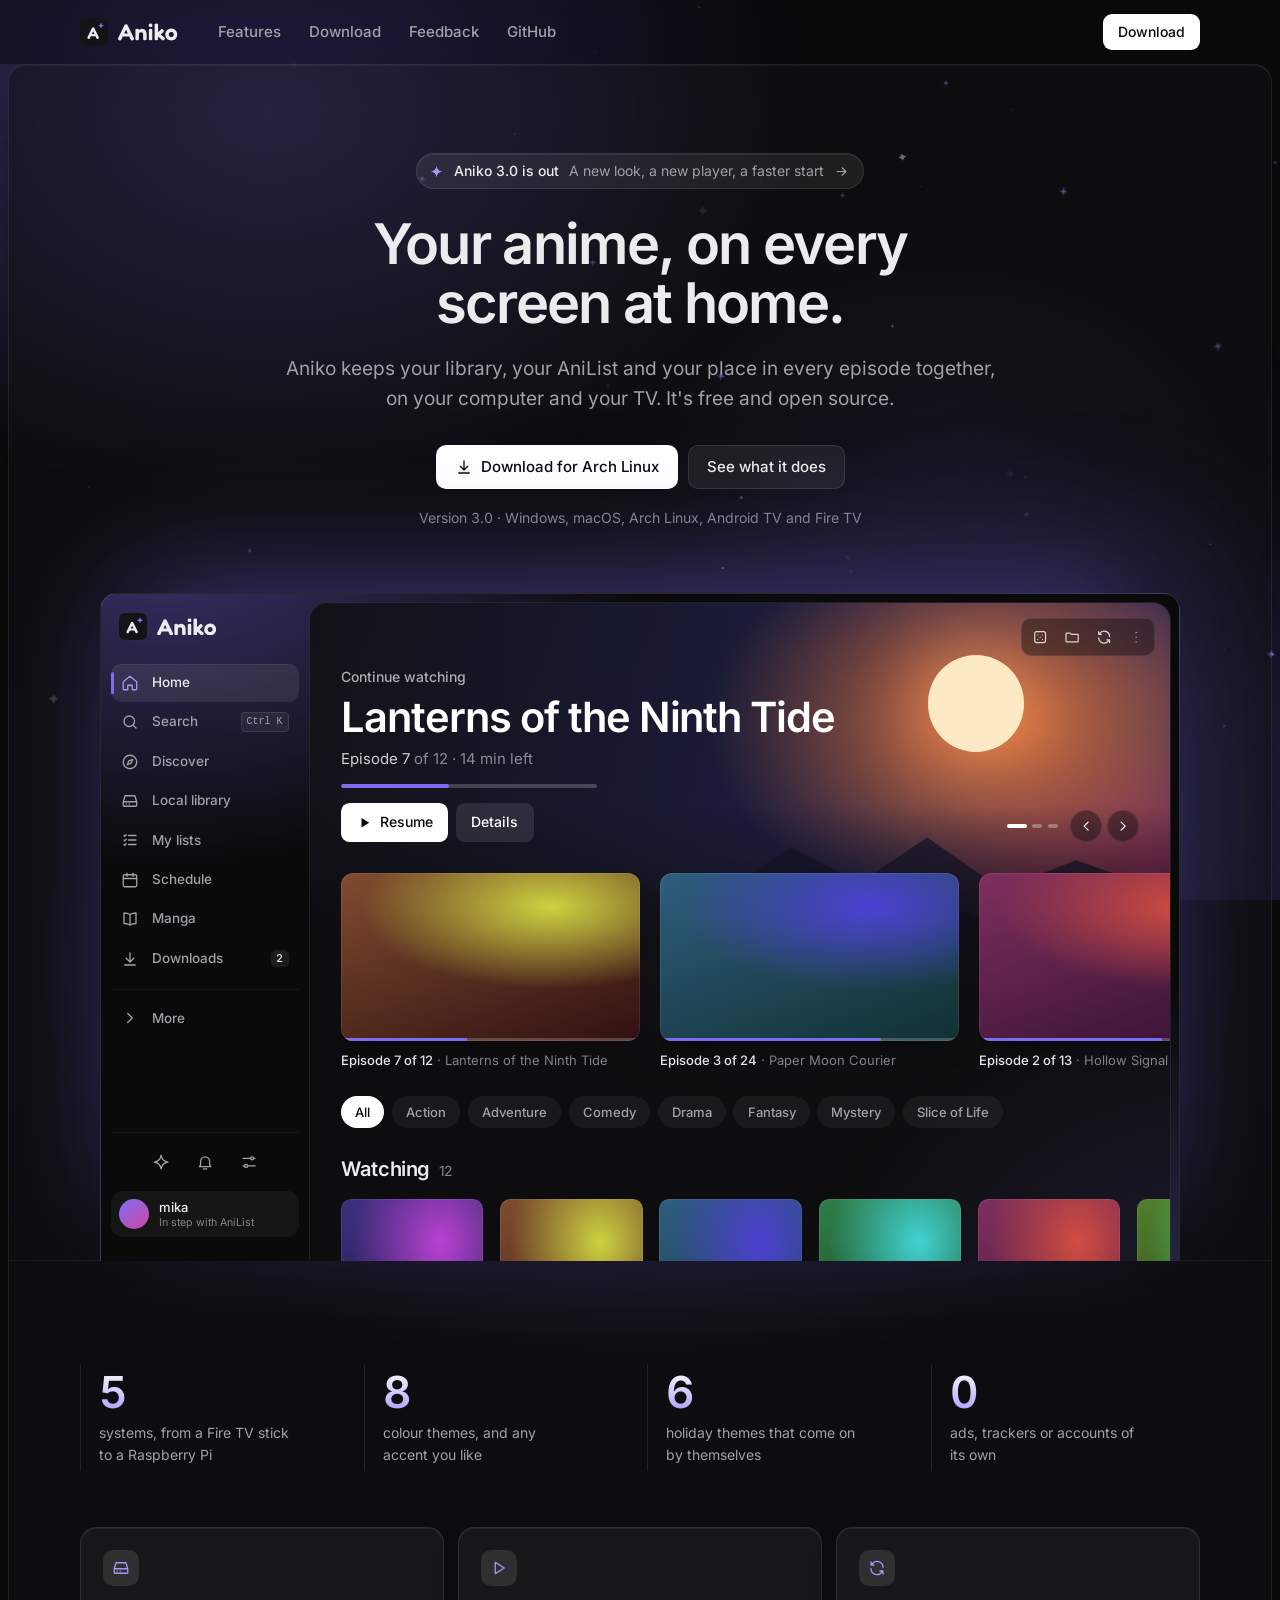
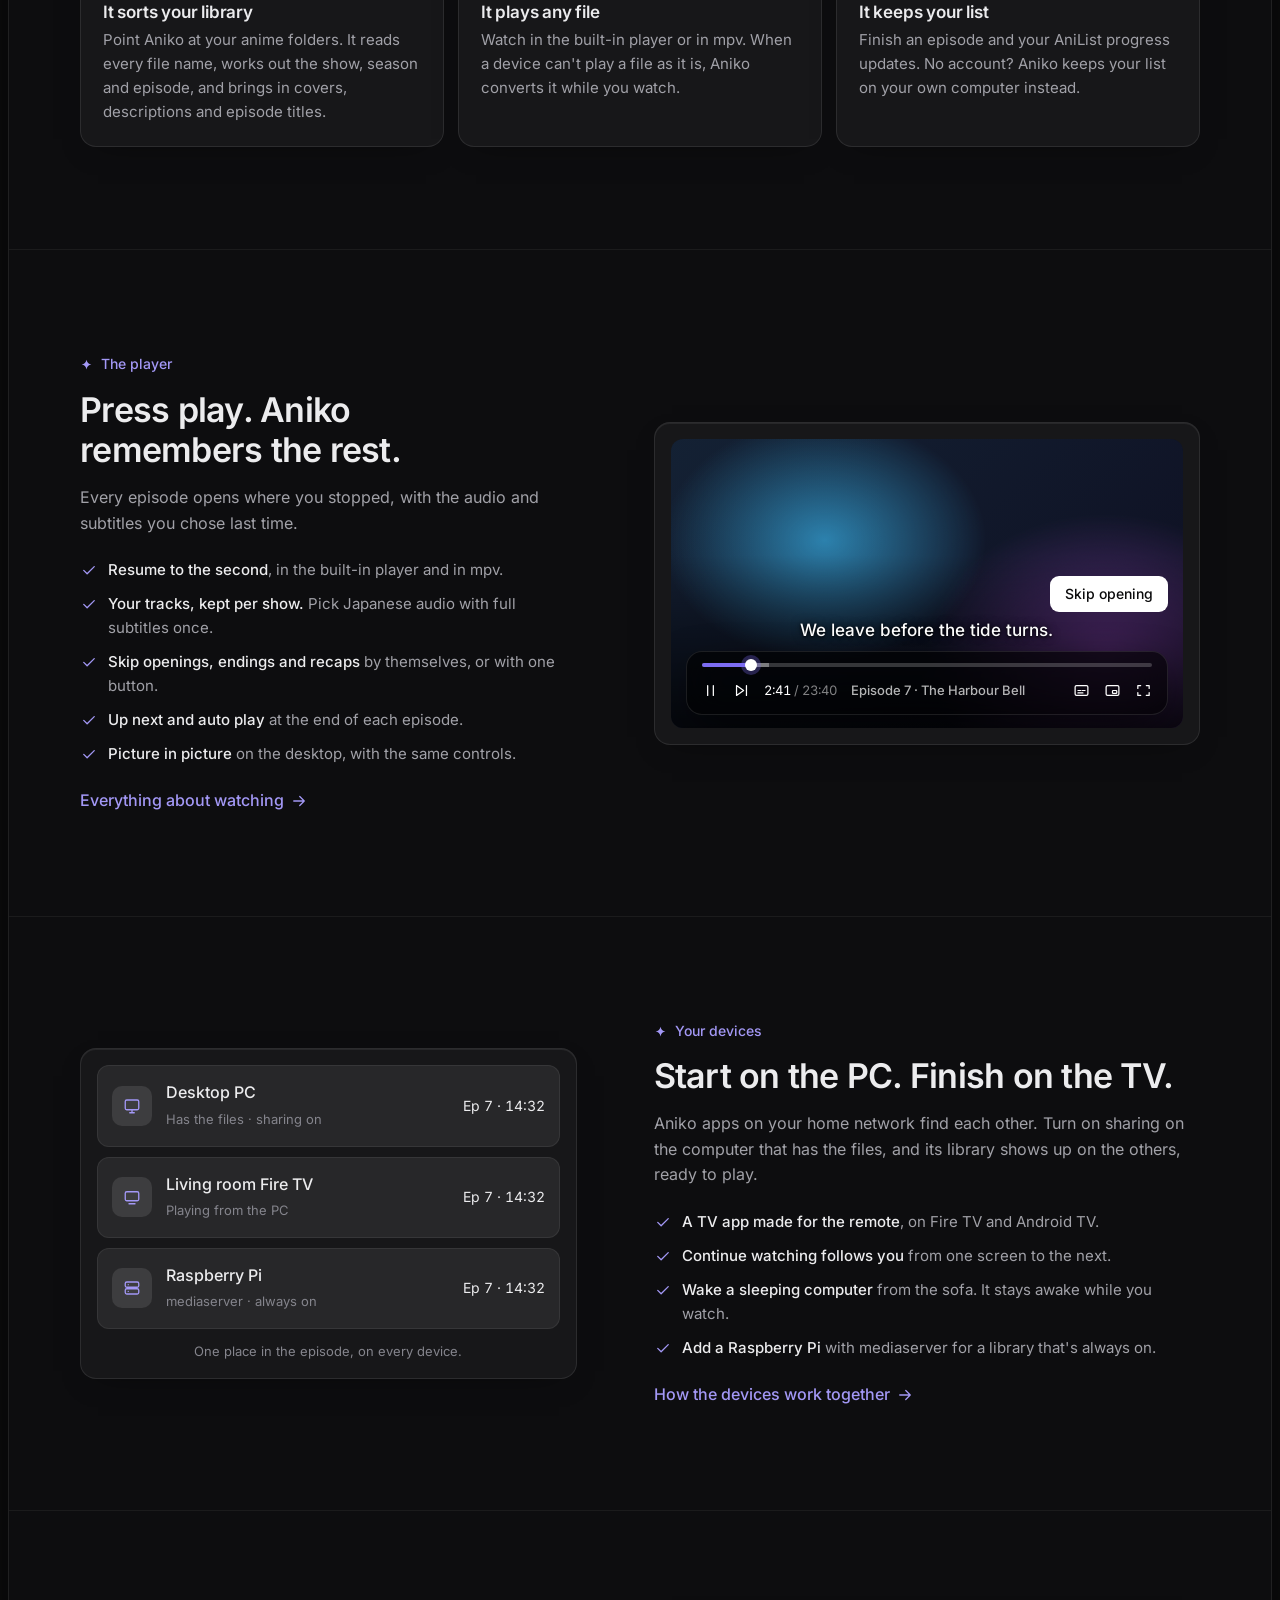
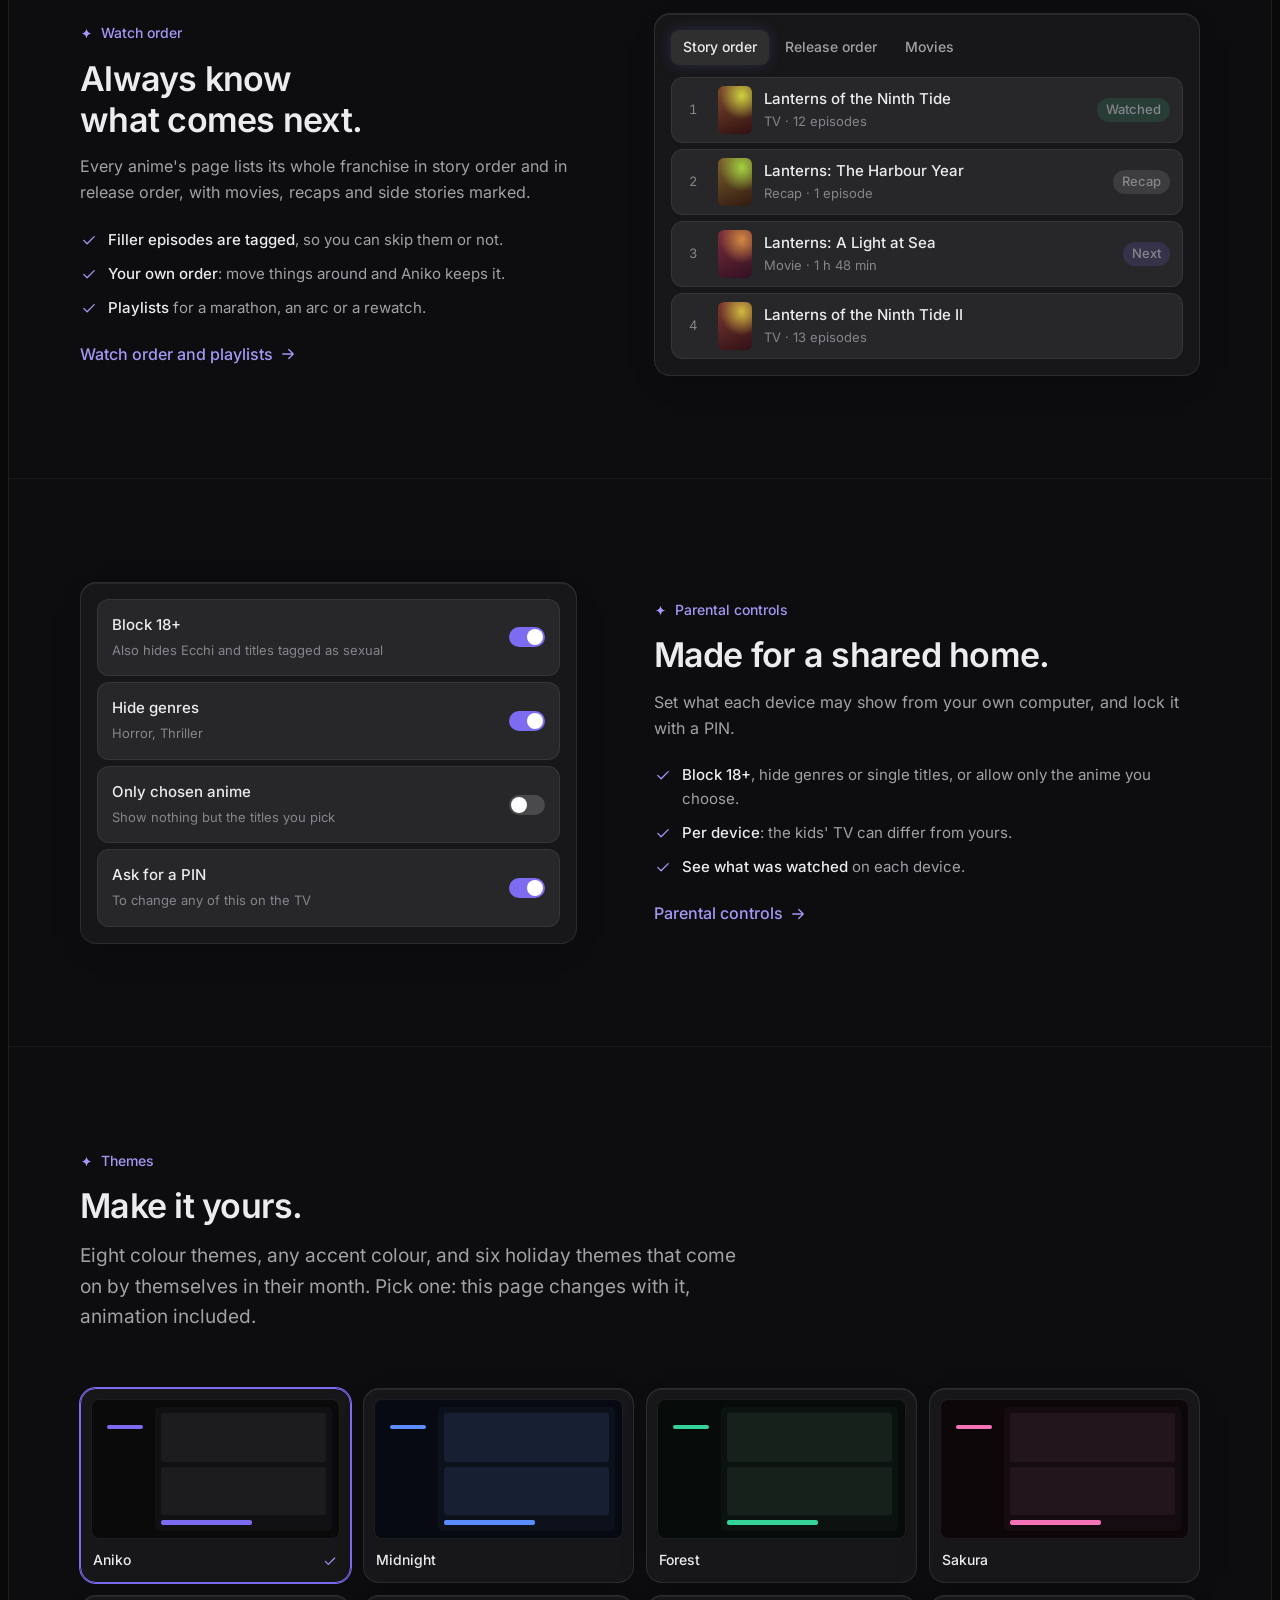
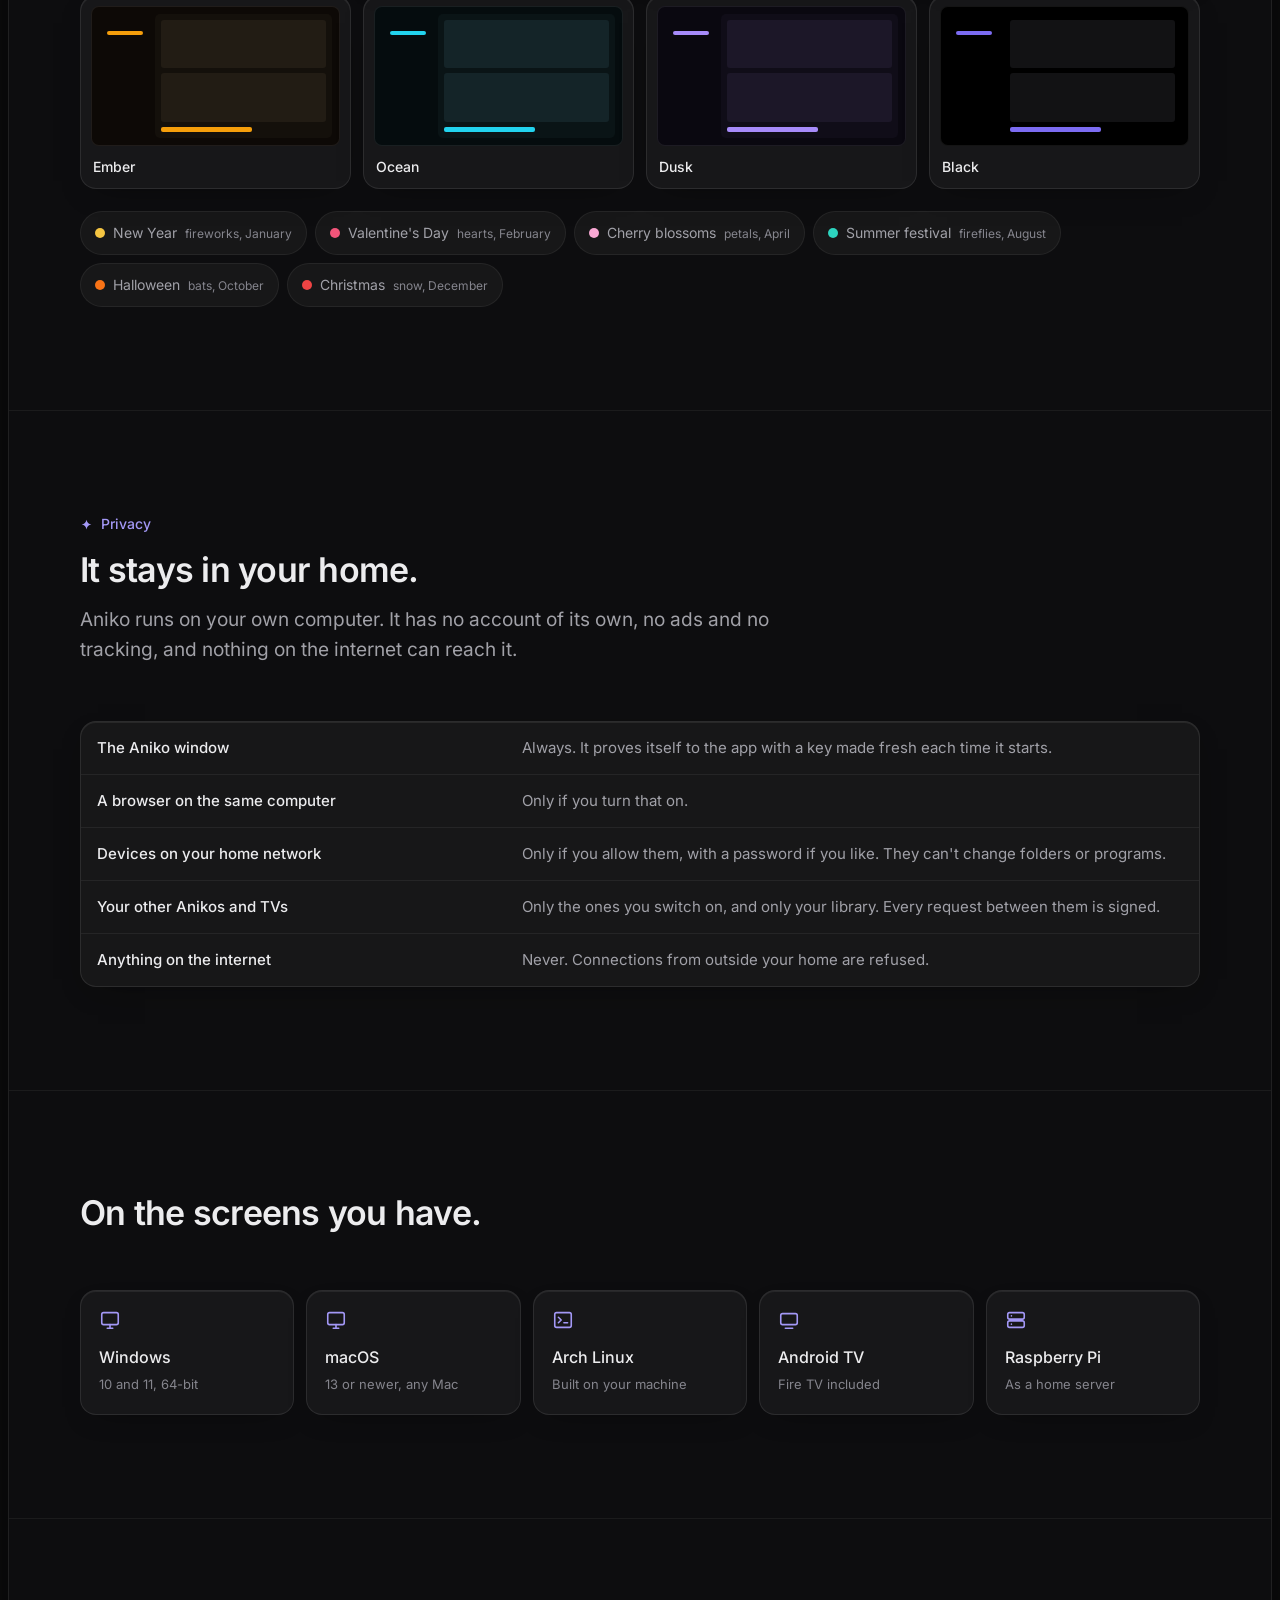
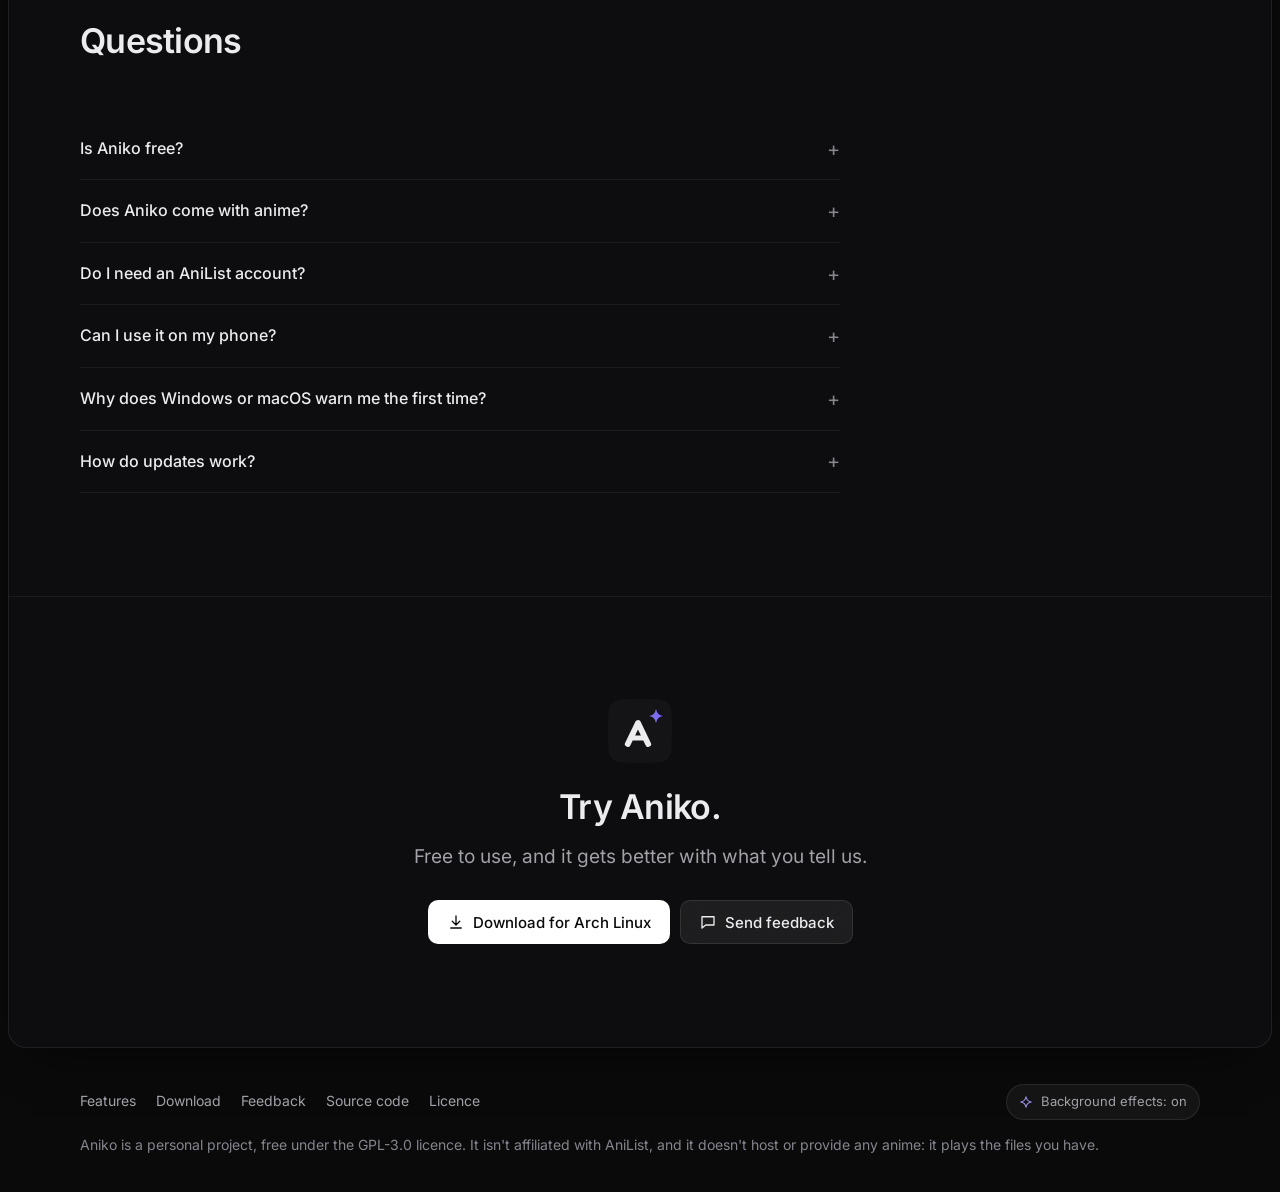
<file: index.html>
<!doctype html>
<html lang="en" class="no-js">
<head>
<meta charset="utf-8">
<meta name="viewport" content="width=device-width, initial-scale=1">
<title>Aniko: your anime, on every screen at home</title>
<meta name="description" content="Aniko keeps your anime library, your AniList and your place in every episode together, on Windows, macOS, Arch Linux, Android TV and Fire TV. Free and open source.">
<meta name="theme-color" content="#0a0a0b">
<meta property="og:type" content="website">
<meta property="og:title" content="Aniko: your anime, on every screen at home">
<meta property="og:description" content="Aniko keeps your anime library, your AniList and your place in every episode together, on Windows, macOS, Arch Linux, Android TV and Fire TV. Free and open source.">
<meta property="og:image" content="assets/og.png">
<meta name="twitter:card" content="summary_large_image">
<link rel="icon" href="assets/aniko.svg" type="image/svg+xml">
<link rel="apple-touch-icon" href="assets/aniko-256.png">
<link rel="preload" href="assets/fonts/inter-latin-wght-normal.woff2" as="font" type="font/woff2" crossorigin>
<link rel="stylesheet" href="assets/site.css">
<script>
// The saved theme, before the first paint
(function(){var d=document.documentElement;d.classList.remove("no-js");try{var t=localStorage.getItem("aniko-site-theme");if(t&&t!=="aniko")d.dataset.theme=t;var a=localStorage.getItem("aniko-site-accent");if(a)d.style.setProperty("--brand",a);if(localStorage.getItem("aniko-site-fx")==="off")d.classList.add("fx-off")}catch(e){}})()
</script>
</head>
<body>
<div class="sky" aria-hidden="true"><i></i><i></i><i></i><canvas id="fx"></canvas></div>
<a class="sr" href="#main">Skip to the page</a>
<header class="top">
  <div class="wrap top-in">
    <a class="brand" href="./" aria-label="Aniko, home">
      <img src="assets/aniko.svg" alt="" width="28" height="28">
      <svg viewBox="0 0 125.6 38" aria-hidden="true"><use href="assets/icons.svg#wordmark"/></svg>
    </a>
    <nav class="nav" id="nav" aria-label="Site">
      <a href="features.html">Features</a>
      <a href="download.html">Download</a>
      <a href="feedback.html">Feedback</a>
      <a href="https://github.com/v0-0x/Aniko">GitHub</a>
    </nav>
    <a class="btn btn-white btn-sm" href="download.html">Download</a>
    <button class="nav-toggle" type="button" aria-label="Menu" aria-controls="nav" aria-expanded="false"><svg class="i" aria-hidden="true"><use href="assets/icons.svg#menu"/></svg></button>
  </div>
</header>
<main class="page" id="main">
<section class="hero">
  <div class="wrap">
    <a class="pill" href="download.html#releases"><svg class="i" aria-hidden="true"><use href="assets/icons.svg#spark"/></svg><b>Aniko 3.0 is out</b><span>A new look, a new player, a faster start</span><svg class="i" aria-hidden="true"><use href="assets/icons.svg#arrow"/></svg></a>
    <h1><span class="up">Your anime, on every</span><br><span class="up d1">screen at home.</span></h1>
    <p class="lede">Aniko keeps your library, your AniList and your place in every episode together, on your computer and your TV. It's free and open source.</p>
    <div class="btn-row">
      <a class="btn btn-white" href="download.html" data-download-cta><svg class="i" aria-hidden="true"><use href="assets/icons.svg#download"/></svg><span>Download</span></a>
      <a class="btn btn-line" href="features.html">See what it does</a>
    </div>
    <p class="hero-meta">Version <span class="num" data-latest>3.0</span> · Windows, macOS, Arch Linux, Android TV and Fire TV</p>
    
<div class="mock rise" role="img" aria-label="Aniko 3.0's Home page: a glass sidebar, your next episode on a wide banner with Resume and Details, and rows of what you're watching. The shows are made up.">
  <div class="m-win" aria-hidden="true">
    <div class="m-side">
      <div class="m-brand"><img src="assets/aniko.svg" alt=""><svg viewBox="0 0 125.6 38"><use href="assets/icons.svg#wordmark"/></svg></div>
      <div class="m-item on"><svg class="i" aria-hidden="true"><use href="assets/icons.svg#home"/></svg><span>Home</span></div>
      <div class="m-item"><svg class="i" aria-hidden="true"><use href="assets/icons.svg#search"/></svg><span>Search</span><kbd>Ctrl K</kbd></div>
      <div class="m-item"><svg class="i" aria-hidden="true"><use href="assets/icons.svg#compass"/></svg><span>Discover</span></div>
      <div class="m-item"><svg class="i" aria-hidden="true"><use href="assets/icons.svg#drive"/></svg><span>Local library</span></div>
      <div class="m-item"><svg class="i" aria-hidden="true"><use href="assets/icons.svg#list"/></svg><span>My lists</span></div>
      <div class="m-item"><svg class="i" aria-hidden="true"><use href="assets/icons.svg#calendar"/></svg><span>Schedule</span></div>
      <div class="m-item"><svg class="i" aria-hidden="true"><use href="assets/icons.svg#book"/></svg><span>Manga</span></div>
      <div class="m-item"><svg class="i" aria-hidden="true"><use href="assets/icons.svg#download"/></svg><span>Downloads</span><span class="m-badge">2</span></div>
      <div class="m-more"><div class="m-item"><svg class="i" aria-hidden="true"><use href="assets/icons.svg#chev-r"/></svg><span>More</span></div></div>
      <div class="m-foot">
        <div class="m-icons"><span><svg class="i" aria-hidden="true"><use href="assets/icons.svg#spark"/></svg></span><span><svg class="i" aria-hidden="true"><use href="assets/icons.svg#bell"/></svg></span><span><svg class="i" aria-hidden="true"><use href="assets/icons.svg#sliders"/></svg></span></div>
        <div class="m-user"><i></i><span><b>mika</b><span>In step with AniList</span></span></div>
      </div>
    </div>
    <div class="m-panel">
      <div class="m-hero">
        <div class="m-art"><span class="m-moon"></span><span class="m-ridge a"></span><span class="m-ridge b"></span></div>
        <div class="m-tools"><span><svg class="i" aria-hidden="true"><use href="assets/icons.svg#dice"/></svg></span><span><svg class="i" aria-hidden="true"><use href="assets/icons.svg#folder"/></svg></span><span><svg class="i" aria-hidden="true"><use href="assets/icons.svg#sync"/></svg></span><span><svg class="i" aria-hidden="true"><use href="assets/icons.svg#dots"/></svg></span></div>
        <div class="m-copy">
          <span class="m-kicker">Continue watching</span>
          <span class="m-title" data-m="title">Lanterns of the Ninth Tide</span>
          <span class="m-line"><span data-m="ep">Episode 7</span><em data-m="rest"> of 12 · 14 min left</em></span>
          <span class="m-prog"><i data-m="bar" style="width:42%"></i></span>
          <div class="m-btns"><span class="m-btn w"><svg class="i" aria-hidden="true"><use href="assets/icons.svg#play"/></svg>Resume</span><span class="m-btn">Details</span></div>
        </div>
        <div class="m-pager"><span class="m-dots"><i class="on"></i><i></i><i></i></span><span class="m-round"><svg class="i" aria-hidden="true"><use href="assets/icons.svg#chev-l"/></svg></span><span class="m-round"><svg class="i" aria-hidden="true"><use href="assets/icons.svg#chev-r"/></svg></span></div>
      </div>
      <div class="m-rows">
        <div class="m-row">
          <div class="m-ep"><div class="art" style="--h:22"><div class="bar"><i style="width:42%"></i></div></div><b>Episode 7 of 12</b><span>Lanterns of the Ninth Tide</span></div>
          <div class="m-ep"><div class="art" style="--h:205"><div class="bar"><i style="width:74%"></i></div></div><b>Episode 3 of 24</b><span>Paper Moon Courier</span></div>
          <div class="m-ep"><div class="art" style="--h:325"><div class="bar"><i style="width:61%"></i></div></div><b>Episode 2 of 13</b><span>Hollow Signal</span></div>
          <div class="m-ep"><div class="art" style="--h:140"><div class="bar"><i style="width:12%"></i></div></div><b>Episode 11 of 12</b><span>Saltwind Academy</span></div>
        </div>
        <div class="m-chips"><span class="on">All</span><span>Action</span><span>Adventure</span><span>Comedy</span><span>Drama</span><span>Fantasy</span><span>Mystery</span><span>Slice of Life</span></div>
        <div class="m-h">Watching <span>12</span></div>
        <div class="m-covers">
          <div class="art" style="--h:250"></div><div class="art" style="--h:22"></div><div class="art" style="--h:205"></div><div class="art" style="--h:140"></div><div class="art" style="--h:325"></div><div class="art" style="--h:95"></div><div class="art" style="--h:285"></div><div class="art" style="--h:180"></div>
        </div>
      </div>
    </div>
  </div>
</div>

  </div>
</section>

<section>
  <div class="wrap">
    <div class="facts rise">
      <div><b class="num">5</b><span>systems, from a Fire TV stick to a Raspberry Pi</span></div>
      <div><b class="num">8</b><span>colour themes, and any accent you like</span></div>
      <div><b class="num">6</b><span>holiday themes that come on by themselves</span></div>
      <div><b class="num">0</b><span>ads, trackers or accounts of its own</span></div>
    </div>
    <div class="grid g3">
      <div class="card rise"><div class="tile"><svg class="i" aria-hidden="true"><use href="assets/icons.svg#drive"/></svg></div><h3>It sorts your library</h3><p>Point Aniko at your anime folders. It reads every file name, works out the show, season and episode, and brings in covers, descriptions and episode titles.</p></div>
      <div class="card rise"><div class="tile"><svg class="i" aria-hidden="true"><use href="assets/icons.svg#play"/></svg></div><h3>It plays any file</h3><p>Watch in the built-in player or in mpv. When a device can't play a file as it is, Aniko converts it while you watch.</p></div>
      <div class="card rise"><div class="tile"><svg class="i" aria-hidden="true"><use href="assets/icons.svg#sync"/></svg></div><h3>It keeps your list</h3><p>Finish an episode and your AniList progress updates. No account? Aniko keeps your list on your own computer instead.</p></div>
    </div>
  </div>
</section>

<section>
  <div class="wrap split">
    <div class="rise">
      <p class="eyebrow"><svg class="i" aria-hidden="true"><use href="assets/icons.svg#spark"/></svg>The player</p>
      <h2>Press play. Aniko remembers the rest.</h2>
      <p>Every episode opens where you stopped, with the audio and subtitles you chose last time.</p>
      <ul class="ticks">
        <li><svg class="i" aria-hidden="true"><use href="assets/icons.svg#check"/></svg><span><b>Resume to the second</b>, in the built-in player and in mpv.</span></li>
        <li><svg class="i" aria-hidden="true"><use href="assets/icons.svg#check"/></svg><span><b>Your tracks, kept per show.</b> Pick Japanese audio with full subtitles once.</span></li>
        <li><svg class="i" aria-hidden="true"><use href="assets/icons.svg#check"/></svg><span><b>Skip openings, endings and recaps</b> by themselves, or with one button.</span></li>
        <li><svg class="i" aria-hidden="true"><use href="assets/icons.svg#check"/></svg><span><b>Up next and auto play</b> at the end of each episode.</span></li>
        <li><svg class="i" aria-hidden="true"><use href="assets/icons.svg#check"/></svg><span><b>Picture in picture</b> on the desktop, with the same controls.</span></li>
      </ul>
      <a class="more" href="features.html#watching">Everything about watching <svg class="i" aria-hidden="true"><use href="assets/icons.svg#arrow"/></svg></a>
    </div>
    <div class="demo rise" role="img" aria-label="The 3.0 player: a glass panel of controls floating over the picture, a subtitle line and a Skip opening button.">
      <div class="player" aria-hidden="true">
        <div class="p-sub">We leave before the tide turns.</div>
        <span class="p-skip btn btn-white btn-sm">Skip opening</span>
        <div class="p-ctl">
          <span class="p-seek"><i></i></span>
          <div class="p-row"><svg class="i" aria-hidden="true"><use href="assets/icons.svg#pause"/></svg><svg class="i" aria-hidden="true"><use href="assets/icons.svg#skip"/></svg><span class="num">2:41 <em>/ 23:40</em></span><b>Episode 7 · The Harbour Bell</b><svg class="i line" aria-hidden="true"><use href="assets/icons.svg#subtitles"/></svg><svg class="i line" aria-hidden="true"><use href="assets/icons.svg#pip"/></svg><svg class="i line" aria-hidden="true"><use href="assets/icons.svg#full"/></svg></div>
        </div>
      </div>
    </div>
  </div>
</section>

<section>
  <div class="wrap split flip">
    <div class="rise">
      <p class="eyebrow"><svg class="i" aria-hidden="true"><use href="assets/icons.svg#spark"/></svg>Your devices</p>
      <h2>Start on the PC. Finish on the TV.</h2>
      <p>Aniko apps on your home network find each other. Turn on sharing on the computer that has the files, and its library shows up on the others, ready to play.</p>
      <ul class="ticks">
        <li><svg class="i" aria-hidden="true"><use href="assets/icons.svg#check"/></svg><span><b>A TV app made for the remote</b>, on Fire TV and Android TV.</span></li>
        <li><svg class="i" aria-hidden="true"><use href="assets/icons.svg#check"/></svg><span><b>Continue watching follows you</b> from one screen to the next.</span></li>
        <li><svg class="i" aria-hidden="true"><use href="assets/icons.svg#check"/></svg><span><b>Wake a sleeping computer</b> from the sofa. It stays awake while you watch.</span></li>
        <li><svg class="i" aria-hidden="true"><use href="assets/icons.svg#check"/></svg><span><b>Add a Raspberry Pi</b> with mediaserver for a library that's always on.</span></li>
      </ul>
      <a class="more" href="features.html#devices">How the devices work together <svg class="i" aria-hidden="true"><use href="assets/icons.svg#arrow"/></svg></a>
    </div>
    <div class="demo rise" role="img" aria-label="Three devices showing the same episode at the same position: a PC, a Fire TV and a Raspberry Pi.">
      <div class="devices" aria-hidden="true">
        <div class="dev"><div class="tile"><svg class="i" aria-hidden="true"><use href="assets/icons.svg#monitor"/></svg></div><div><b>Desktop PC</b><span>Has the files · sharing on</span></div><span class="pos num">Ep 7 · 14:32</span></div>
        <div class="dev"><div class="tile"><svg class="i" aria-hidden="true"><use href="assets/icons.svg#tv"/></svg></div><div><b>Living room Fire TV</b><span>Playing from the PC</span></div><span class="pos num">Ep 7 · 14:32</span></div>
        <div class="dev"><div class="tile"><svg class="i" aria-hidden="true"><use href="assets/icons.svg#server"/></svg></div><div><b>Raspberry Pi</b><span>mediaserver · always on</span></div><span class="pos num">Ep 7 · 14:32</span></div>
      </div>
      <p class="dev-note">One place in the episode, on every device.</p>
    </div>
  </div>
</section>

<section>
  <div class="wrap split">
    <div class="rise">
      <p class="eyebrow"><svg class="i" aria-hidden="true"><use href="assets/icons.svg#spark"/></svg>Watch order</p>
      <h2>Always know what comes next.</h2>
      <p>Every anime's page lists its whole franchise in story order and in release order, with movies, recaps and side stories marked.</p>
      <ul class="ticks">
        <li><svg class="i" aria-hidden="true"><use href="assets/icons.svg#check"/></svg><span><b>Filler episodes are tagged</b>, so you can skip them or not.</span></li>
        <li><svg class="i" aria-hidden="true"><use href="assets/icons.svg#check"/></svg><span><b>Your own order</b>: move things around and Aniko keeps it.</span></li>
        <li><svg class="i" aria-hidden="true"><use href="assets/icons.svg#check"/></svg><span><b>Playlists</b> for a marathon, an arc or a rewatch.</span></li>
      </ul>
      <a class="more" href="features.html#order">Watch order and playlists <svg class="i" aria-hidden="true"><use href="assets/icons.svg#arrow"/></svg></a>
    </div>
    <div class="demo rise" role="img" aria-label="A franchise in story order: two seasons, a movie and a recap, each numbered.">
      <div aria-hidden="true">
        <div class="tabs"><span class="on">Story order</span><span>Release order</span><span>Movies</span></div>
        <ol class="order">
          <li><span class="n num">1</span><span class="art" style="--h:22"></span><span><b>Lanterns of the Ninth Tide</b><span>TV · 12 episodes</span></span><span class="chip chip-ok">Watched</span></li>
          <li><span class="n num">2</span><span class="art" style="--h:40"></span><span><b>Lanterns: The Harbour Year</b><span>Recap · 1 episode</span></span><span class="chip">Recap</span></li>
          <li><span class="n num">3</span><span class="art" style="--h:350"></span><span><b>Lanterns: A Light at Sea</b><span>Movie · 1 h 48 min</span></span><span class="chip chip-brand">Next</span></li>
          <li><span class="n num">4</span><span class="art" style="--h:10"></span><span><b>Lanterns of the Ninth Tide II</b><span>TV · 13 episodes</span></span></li>
        </ol>
      </div>
    </div>
  </div>
</section>

<section>
  <div class="wrap split flip">
    <div class="rise">
      <p class="eyebrow"><svg class="i" aria-hidden="true"><use href="assets/icons.svg#spark"/></svg>Parental controls</p>
      <h2>Made for a shared home.</h2>
      <p>Set what each device may show from your own computer, and lock it with a PIN.</p>
      <ul class="ticks">
        <li><svg class="i" aria-hidden="true"><use href="assets/icons.svg#check"/></svg><span><b>Block 18+</b>, hide genres or single titles, or allow only the anime you choose.</span></li>
        <li><svg class="i" aria-hidden="true"><use href="assets/icons.svg#check"/></svg><span><b>Per device</b>: the kids' TV can differ from yours.</span></li>
        <li><svg class="i" aria-hidden="true"><use href="assets/icons.svg#check"/></svg><span><b>See what was watched</b> on each device.</span></li>
      </ul>
      <a class="more" href="features.html#parental">Parental controls <svg class="i" aria-hidden="true"><use href="assets/icons.svg#arrow"/></svg></a>
    </div>
    <div class="demo rise" role="img" aria-label="Parental controls for one TV: Block 18+ on, hidden genres on, only chosen anime off, PIN on.">
      <div class="rows" aria-hidden="true">
        <div class="rowi"><div><b>Block 18+</b><span>Also hides Ecchi and titles tagged as sexual</span></div><span class="sw on"></span></div>
        <div class="rowi"><div><b>Hide genres</b><span>Horror, Thriller</span></div><span class="sw on"></span></div>
        <div class="rowi"><div><b>Only chosen anime</b><span>Show nothing but the titles you pick</span></div><span class="sw"></span></div>
        <div class="rowi"><div><b>Ask for a PIN</b><span>To change any of this on the TV</span></div><span class="sw on"></span></div>
      </div>
    </div>
  </div>
</section>

<section id="themes">
  <div class="wrap">
    <div class="head rise">
      <p class="eyebrow"><svg class="i" aria-hidden="true"><use href="assets/icons.svg#spark"/></svg>Themes</p>
      <h2>Make it yours.</h2>
      <p class="lede">Eight colour themes, any accent colour, and six holiday themes that come on by themselves in their month. Pick one: this page changes with it, animation included.</p>
    </div>
    <div class="themes rise">
<button class="theme" type="button" data-theme-pick="aniko" aria-pressed="true" style="--a:#7c6cf2;--f:#0a0a0b;--b:#111113;--p:#1c1c1f"><span class="pic" aria-hidden="true"><i></i><u><s></s></u></span><span class="name">Aniko<svg class="i" aria-hidden="true"><use href="assets/icons.svg#check"/></svg></span></button>
<button class="theme" type="button" data-theme-pick="midnight" aria-pressed="false" style="--a:#5b8cff;--f:#070a12;--b:#0c111c;--p:#172033"><span class="pic" aria-hidden="true"><i></i><u><s></s></u></span><span class="name">Midnight<svg class="i" aria-hidden="true"><use href="assets/icons.svg#check"/></svg></span></button>
<button class="theme" type="button" data-theme-pick="forest" aria-pressed="false" style="--a:#34d399;--f:#070b09;--b:#0c120f;--p:#16211b"><span class="pic" aria-hidden="true"><i></i><u><s></s></u></span><span class="name">Forest<svg class="i" aria-hidden="true"><use href="assets/icons.svg#check"/></svg></span></button>
<button class="theme" type="button" data-theme-pick="sakura" aria-pressed="false" style="--a:#f472b6;--f:#0d0709;--b:#140c10;--p:#22161c"><span class="pic" aria-hidden="true"><i></i><u><s></s></u></span><span class="name">Sakura<svg class="i" aria-hidden="true"><use href="assets/icons.svg#check"/></svg></span></button>
<button class="theme" type="button" data-theme-pick="ember" aria-pressed="false" style="--a:#f59e0b;--f:#0d0906;--b:#14100b;--p:#221c14"><span class="pic" aria-hidden="true"><i></i><u><s></s></u></span><span class="name">Ember<svg class="i" aria-hidden="true"><use href="assets/icons.svg#check"/></svg></span></button>
<button class="theme" type="button" data-theme-pick="ocean" aria-pressed="false" style="--a:#22d3ee;--f:#050c0e;--b:#0a1416;--p:#142428"><span class="pic" aria-hidden="true"><i></i><u><s></s></u></span><span class="name">Ocean<svg class="i" aria-hidden="true"><use href="assets/icons.svg#check"/></svg></span></button>
<button class="theme" type="button" data-theme-pick="dusk" aria-pressed="false" style="--a:#a78bfa;--f:#0a0810;--b:#100d18;--p:#1c1728"><span class="pic" aria-hidden="true"><i></i><u><s></s></u></span><span class="name">Dusk<svg class="i" aria-hidden="true"><use href="assets/icons.svg#check"/></svg></span></button>
<button class="theme" type="button" data-theme-pick="black" aria-pressed="false" style="--a:#7c6cf2;--f:#000000;--b:#000000;--p:#121214"><span class="pic" aria-hidden="true"><i></i><u><s></s></u></span><span class="name">Black<svg class="i" aria-hidden="true"><use href="assets/icons.svg#check"/></svg></span></button>
    </div>
    <div class="holidays rise" aria-label="Holiday accents">
<button class="holiday" type="button" data-accent-pick="#f5c542" data-effect="fireworks" aria-pressed="false" style="--c:#f5c542"><i aria-hidden="true"></i>New Year <small>fireworks, January</small></button>
<button class="holiday" type="button" data-accent-pick="#f2557a" data-effect="hearts" aria-pressed="false" style="--c:#f2557a"><i aria-hidden="true"></i>Valentine's Day <small>hearts, February</small></button>
<button class="holiday" type="button" data-accent-pick="#f9a8d4" data-effect="petals" aria-pressed="false" style="--c:#f9a8d4"><i aria-hidden="true"></i>Cherry blossoms <small>petals, April</small></button>
<button class="holiday" type="button" data-accent-pick="#2dd4bf" data-effect="fireflies" aria-pressed="false" style="--c:#2dd4bf"><i aria-hidden="true"></i>Summer festival <small>fireflies, August</small></button>
<button class="holiday" type="button" data-accent-pick="#f97316" data-effect="bats" aria-pressed="false" style="--c:#f97316"><i aria-hidden="true"></i>Halloween <small>bats, October</small></button>
<button class="holiday" type="button" data-accent-pick="#ef4444" data-effect="snow" aria-pressed="false" style="--c:#ef4444"><i aria-hidden="true"></i>Christmas <small>snow, December</small></button>
    </div>
  </div>
</section>

<section>
  <div class="wrap">
    <div class="head rise">
      <p class="eyebrow"><svg class="i" aria-hidden="true"><use href="assets/icons.svg#spark"/></svg>Privacy</p>
      <h2>It stays in your home.</h2>
      <p class="lede">Aniko runs on your own computer. It has no account of its own, no ads and no tracking, and nothing on the internet can reach it.</p>
    </div>
    <div class="table-box rise">
      <table class="table">
        <tbody>
          <tr><th scope="row">The Aniko window</th><td>Always. It proves itself to the app with a key made fresh each time it starts.</td></tr>
          <tr><th scope="row">A browser on the same computer</th><td>Only if you turn that on.</td></tr>
          <tr><th scope="row">Devices on your home network</th><td>Only if you allow them, with a password if you like. They can't change folders or programs.</td></tr>
          <tr><th scope="row">Your other Anikos and TVs</th><td>Only the ones you switch on, and only your library. Every request between them is signed.</td></tr>
          <tr><th scope="row">Anything on the internet</th><td>Never. Connections from outside your home are refused.</td></tr>
        </tbody>
      </table>
    </div>
  </div>
</section>

<section>
  <div class="wrap">
    <div class="head rise"><h2>On the screens you have.</h2></div>
    <div class="plats rise">
      <a class="plat" href="download.html#windows"><svg class="i" aria-hidden="true"><use href="assets/icons.svg#monitor"/></svg><b>Windows</b><span>10 and 11, 64-bit</span></a>
      <a class="plat" href="download.html#macos"><svg class="i" aria-hidden="true"><use href="assets/icons.svg#monitor"/></svg><b>macOS</b><span>13 or newer, any Mac</span></a>
      <a class="plat" href="download.html#linux"><svg class="i" aria-hidden="true"><use href="assets/icons.svg#terminal"/></svg><b>Arch Linux</b><span>Built on your machine</span></a>
      <a class="plat" href="download.html#android"><svg class="i" aria-hidden="true"><use href="assets/icons.svg#tv"/></svg><b>Android TV</b><span>Fire TV included</span></a>
      <a class="plat" href="download.html#server"><svg class="i" aria-hidden="true"><use href="assets/icons.svg#server"/></svg><b>Raspberry Pi</b><span>As a home server</span></a>
    </div>
  </div>
</section>

<section>
  <div class="wrap">
    <div class="head rise"><h2>Questions</h2></div>
    <div class="faq rise">
      <details><summary>Is Aniko free?</summary><p>Yes. It's free and open source under the GPL-3.0 licence, with no ads, no paid tier and no account of its own.</p></details>
      <details><summary>Does Aniko come with anime?</summary><p>No. Aniko doesn't host or provide anything to watch. It organises and plays the files you already have, and keeps your list up to date.</p></details>
      <details><summary>Do I need an AniList account?</summary><p>No. With an account, your lists, progress and scores stay in step with AniList. Without one, Aniko keeps your list on your computer.</p></details>
      <details><summary>Can I use it on my phone?</summary><p>Yes, in the phone's browser while you're at home. Turn on "Allow devices on my network" in Settings and open your computer's address: Aniko has a phone layout.</p></details>
      <details><summary>Why does Windows or macOS warn me the first time?</summary><p>The apps aren't signed with a paid certificate, so Windows shows a SmartScreen notice and macOS asks you to choose Open Anyway once. The code is public, and every release is built from it on GitHub.</p></details>
      <details><summary>How do updates work?</summary><p>Aniko shows an Update button on its Home page when a new version is out, and tells you what's new afterwards. New versions come out as betas first; you only get those if you turn on Beta updates.</p></details>
    </div>
  </div>
</section>

<section class="cta">
  <div class="wrap rise">
    <img src="assets/aniko.svg" alt="" width="64" height="64">
    <h2>Try Aniko.</h2>
    <p class="lede">Free to use, and it gets better with what you tell us.</p>
    <div class="btn-row">
      <a class="btn btn-white" href="download.html" data-download-cta><svg class="i" aria-hidden="true"><use href="assets/icons.svg#download"/></svg><span>Download</span></a>
      <a class="btn btn-line" href="feedback.html"><svg class="i" aria-hidden="true"><use href="assets/icons.svg#message"/></svg>Send feedback</a>
    </div>
  </div>
</section>
</main>
<footer class="foot">
  <div class="wrap foot-in">
    <nav aria-label="Footer">
      <a href="features.html">Features</a>
      <a href="download.html">Download</a>
      <a href="feedback.html">Feedback</a>
      <a href="https://github.com/v0-0x/Aniko">Source code</a>
      <a href="https://github.com/v0-0x/Aniko/blob/HEAD/LICENSE">Licence</a>
    </nav>
    <button class="fx-toggle" type="button" id="fx-toggle" aria-pressed="true"><svg class="i" aria-hidden="true"><use href="assets/icons.svg#spark"/></svg><span>Background effects: on</span></button>
    <p>Aniko is a personal project, free under the GPL-3.0 licence. It isn't affiliated with AniList, and it doesn't host or provide any anime: it plays the files you have.</p>
  </div>
</footer>
<script src="assets/site.js" defer></script>
<script src="assets/fx.js" defer></script>
</body>
</html>
</file>
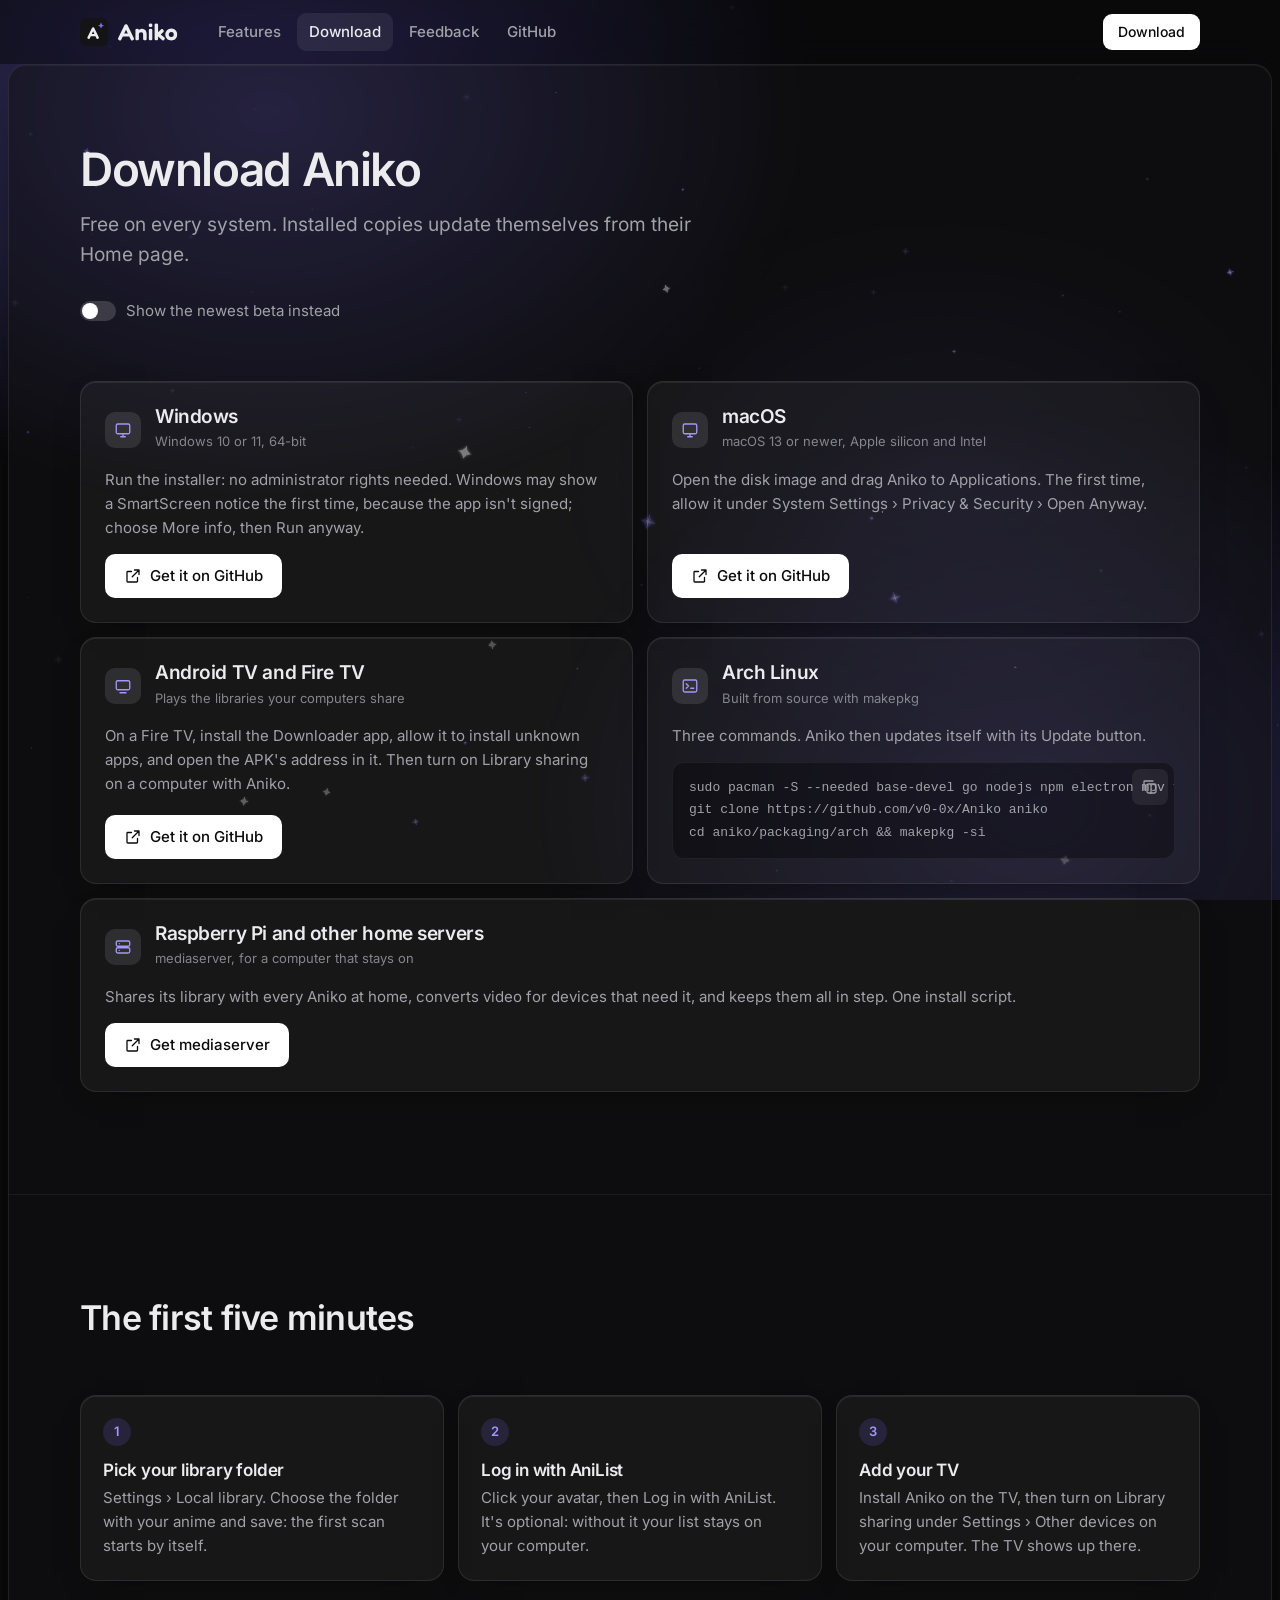
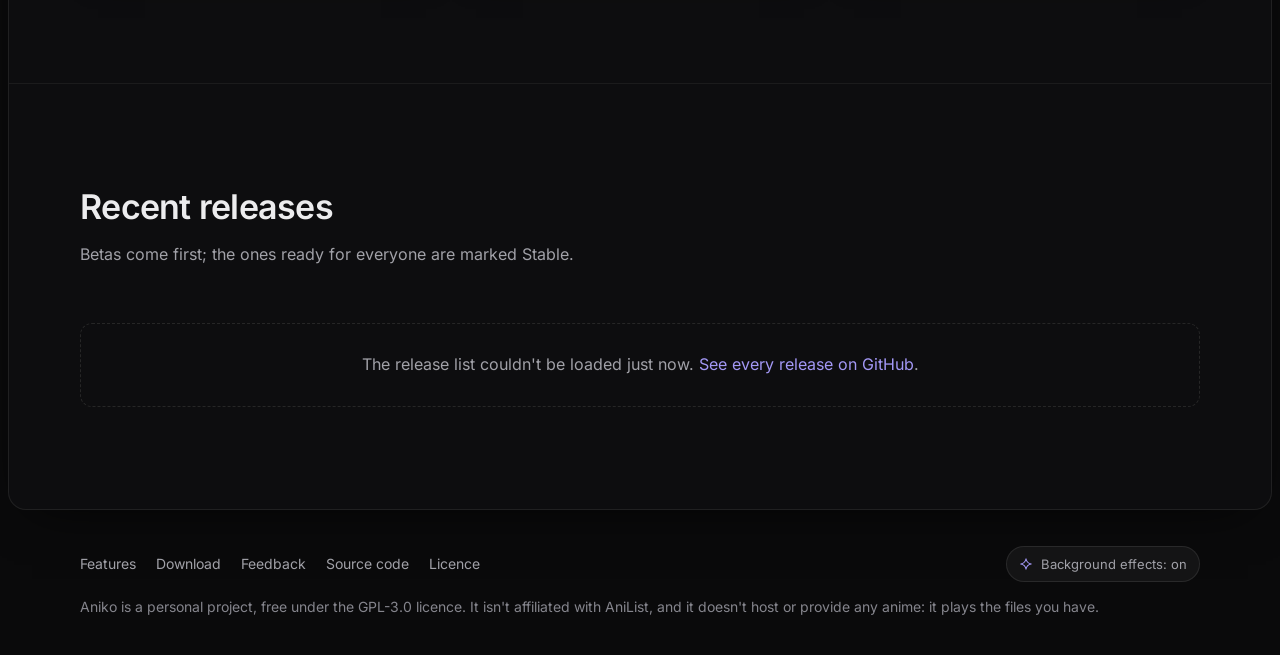
<file: download.html>
<!doctype html>
<html lang="en" class="no-js">
<head>
<meta charset="utf-8">
<meta name="viewport" content="width=device-width, initial-scale=1">
<title>Download · Aniko</title>
<meta name="description" content="Download Aniko for Windows, macOS, Arch Linux, Android TV and Fire TV, or set up mediaserver on a Raspberry Pi.">
<meta name="theme-color" content="#0a0a0b">
<meta property="og:type" content="website">
<meta property="og:title" content="Download · Aniko">
<meta property="og:description" content="Download Aniko for Windows, macOS, Arch Linux, Android TV and Fire TV, or set up mediaserver on a Raspberry Pi.">
<meta property="og:image" content="assets/og.png">
<meta name="twitter:card" content="summary_large_image">
<link rel="icon" href="assets/aniko.svg" type="image/svg+xml">
<link rel="apple-touch-icon" href="assets/aniko-256.png">
<link rel="preload" href="assets/fonts/inter-latin-wght-normal.woff2" as="font" type="font/woff2" crossorigin>
<link rel="stylesheet" href="assets/site.css">
<script>
// The saved theme, before the first paint
(function(){var d=document.documentElement;d.classList.remove("no-js");try{var t=localStorage.getItem("aniko-site-theme");if(t&&t!=="aniko")d.dataset.theme=t;var a=localStorage.getItem("aniko-site-accent");if(a)d.style.setProperty("--brand",a);if(localStorage.getItem("aniko-site-fx")==="off")d.classList.add("fx-off")}catch(e){}})()
</script>
</head>
<body>
<div class="sky" aria-hidden="true"><i></i><i></i><i></i><canvas id="fx"></canvas></div>
<a class="sr" href="#main">Skip to the page</a>
<header class="top">
  <div class="wrap top-in">
    <a class="brand" href="./" aria-label="Aniko, home">
      <img src="assets/aniko.svg" alt="" width="28" height="28">
      <svg viewBox="0 0 125.6 38" aria-hidden="true"><use href="assets/icons.svg#wordmark"/></svg>
    </a>
    <nav class="nav" id="nav" aria-label="Site">
      <a href="features.html">Features</a>
      <a href="download.html" aria-current="page">Download</a>
      <a href="feedback.html">Feedback</a>
      <a href="https://github.com/v0-0x/Aniko">GitHub</a>
    </nav>
    <a class="btn btn-white btn-sm" href="download.html">Download</a>
    <button class="nav-toggle" type="button" aria-label="Menu" aria-controls="nav" aria-expanded="false"><svg class="i" aria-hidden="true"><use href="assets/icons.svg#menu"/></svg></button>
  </div>
</header>
<main class="page" id="main">
<div class="subhead">
  <div class="wrap">
    <h1>Download Aniko</h1>
    <p class="lede">Free on every system. Installed copies update themselves from their Home page.</p>
    <label class="switch" style="margin-top:18px"><input type="checkbox" id="beta"><span class="sw"></span>Show the newest beta instead</label>
  </div>
</div>
<section>
  <div class="wrap">
    <div class="dl">
      
      <div class="card" id="windows" data-os="windows">
        <div class="dl-head"><div class="tile"><svg class="i" aria-hidden="true"><use href="assets/icons.svg#monitor"/></svg></div><div><h2>Windows</h2><span class="ver">Windows 10 or 11, 64-bit</span></div><span class="chip chip-brand chip-yours" hidden>Your system</span></div>
        <p>Run the installer: no administrator rights needed. Windows may show a SmartScreen notice the first time, because the app isn't signed; choose More info, then Run anyway.</p>
        <div class="btn-row"><a class="btn btn-white" href="https://github.com/v0-0x/Aniko/releases"><svg class="i" aria-hidden="true"><use href="assets/icons.svg#external"/></svg>Get it on GitHub</a></div>
      </div>
      
      <div class="card" id="macos" data-os="macos">
        <div class="dl-head"><div class="tile"><svg class="i" aria-hidden="true"><use href="assets/icons.svg#monitor"/></svg></div><div><h2>macOS</h2><span class="ver">macOS 13 or newer, Apple silicon and Intel</span></div><span class="chip chip-brand chip-yours" hidden>Your system</span></div>
        <p>Open the disk image and drag Aniko to Applications. The first time, allow it under System Settings › Privacy &amp; Security › Open Anyway.</p>
        <div class="btn-row"><a class="btn btn-white" href="https://github.com/v0-0x/Aniko/releases"><svg class="i" aria-hidden="true"><use href="assets/icons.svg#external"/></svg>Get it on GitHub</a></div>
      </div>
      
      <div class="card" id="android" data-os="android">
        <div class="dl-head"><div class="tile"><svg class="i" aria-hidden="true"><use href="assets/icons.svg#tv"/></svg></div><div><h2>Android TV and Fire TV</h2><span class="ver">Plays the libraries your computers share</span></div><span class="chip chip-brand chip-yours" hidden>Your system</span></div>
        <p>On a Fire TV, install the Downloader app, allow it to install unknown apps, and open the APK's address in it. Then turn on Library sharing on a computer with Aniko.</p>
        <div class="btn-row"><a class="btn btn-white" href="https://github.com/v0-0x/Aniko/releases"><svg class="i" aria-hidden="true"><use href="assets/icons.svg#external"/></svg>Get it on GitHub</a></div>
      </div>
      
      <div class="card" id="linux" data-os="linux">
        <div class="dl-head"><div class="tile"><svg class="i" aria-hidden="true"><use href="assets/icons.svg#terminal"/></svg></div><div><h2>Arch Linux</h2><span class="ver">Built from source with makepkg</span></div><span class="chip chip-brand chip-yours" hidden>Your system</span></div>
        <p>Three commands. Aniko then updates itself with its Update button.</p>
        <pre class="cmd"><code>sudo pacman -S --needed base-devel go nodejs npm electron mpv ffmpeg
git clone https://github.com/v0-0x/Aniko aniko
cd aniko/packaging/arch &amp;&amp; makepkg -si</code><button type="button" aria-label="Copy the commands"><svg class="i" aria-hidden="true"><use href="assets/icons.svg#copy"/></svg></button></pre>
      </div>
      
      <div class="card" id="server">
        <div class="dl-head"><div class="tile"><svg class="i" aria-hidden="true"><use href="assets/icons.svg#server"/></svg></div><div><h2>Raspberry Pi and other home servers</h2><span class="ver">mediaserver, for a computer that stays on</span></div></div>
        <p>Shares its library with every Aniko at home, converts video for devices that need it, and keeps them all in step. One install script.</p>
        <div class="btn-row"><a class="btn btn-white" href="https://github.com/v0-0x/mediaserver"><svg class="i" aria-hidden="true"><use href="assets/icons.svg#external"/></svg>Get mediaserver</a></div>
      </div>
    </div>
  </div>
</section>
<section>
  <div class="wrap">
    <div class="head"><h2>The first five minutes</h2></div>
    <ol class="steps">
      <li class="card"><h3>Pick your library folder</h3><p>Settings › Local library. Choose the folder with your anime and save: the first scan starts by itself.</p></li>
      <li class="card"><h3>Log in with AniList</h3><p>Click your avatar, then Log in with AniList. It's optional: without it your list stays on your computer.</p></li>
      <li class="card"><h3>Add your TV</h3><p>Install Aniko on the TV, then turn on Library sharing under Settings › Other devices on your computer. The TV shows up there.</p></li>
    </ol>
  </div>
</section>
<section>
  <div class="wrap">
    <div class="head"><h2>Recent releases</h2><p class="muted">Betas come first; the ones ready for everyone are marked Stable.</p></div>
    <div class="rel" id="releases" aria-live="polite">
      <p class="empty">Loading the release list… <noscript>This list needs JavaScript. <a href="https://github.com/v0-0x/Aniko/releases">See every release on GitHub</a>.</noscript></p>
    </div>
  </div>
</section>
</main>
<footer class="foot">
  <div class="wrap foot-in">
    <nav aria-label="Footer">
      <a href="features.html">Features</a>
      <a href="download.html">Download</a>
      <a href="feedback.html">Feedback</a>
      <a href="https://github.com/v0-0x/Aniko">Source code</a>
      <a href="https://github.com/v0-0x/Aniko/blob/HEAD/LICENSE">Licence</a>
    </nav>
    <button class="fx-toggle" type="button" id="fx-toggle" aria-pressed="true"><svg class="i" aria-hidden="true"><use href="assets/icons.svg#spark"/></svg><span>Background effects: on</span></button>
    <p>Aniko is a personal project, free under the GPL-3.0 licence. It isn't affiliated with AniList, and it doesn't host or provide any anime: it plays the files you have.</p>
  </div>
</footer>
<script src="assets/site.js" defer></script>
<script src="assets/fx.js" defer></script>
</body>
</html>
</file>
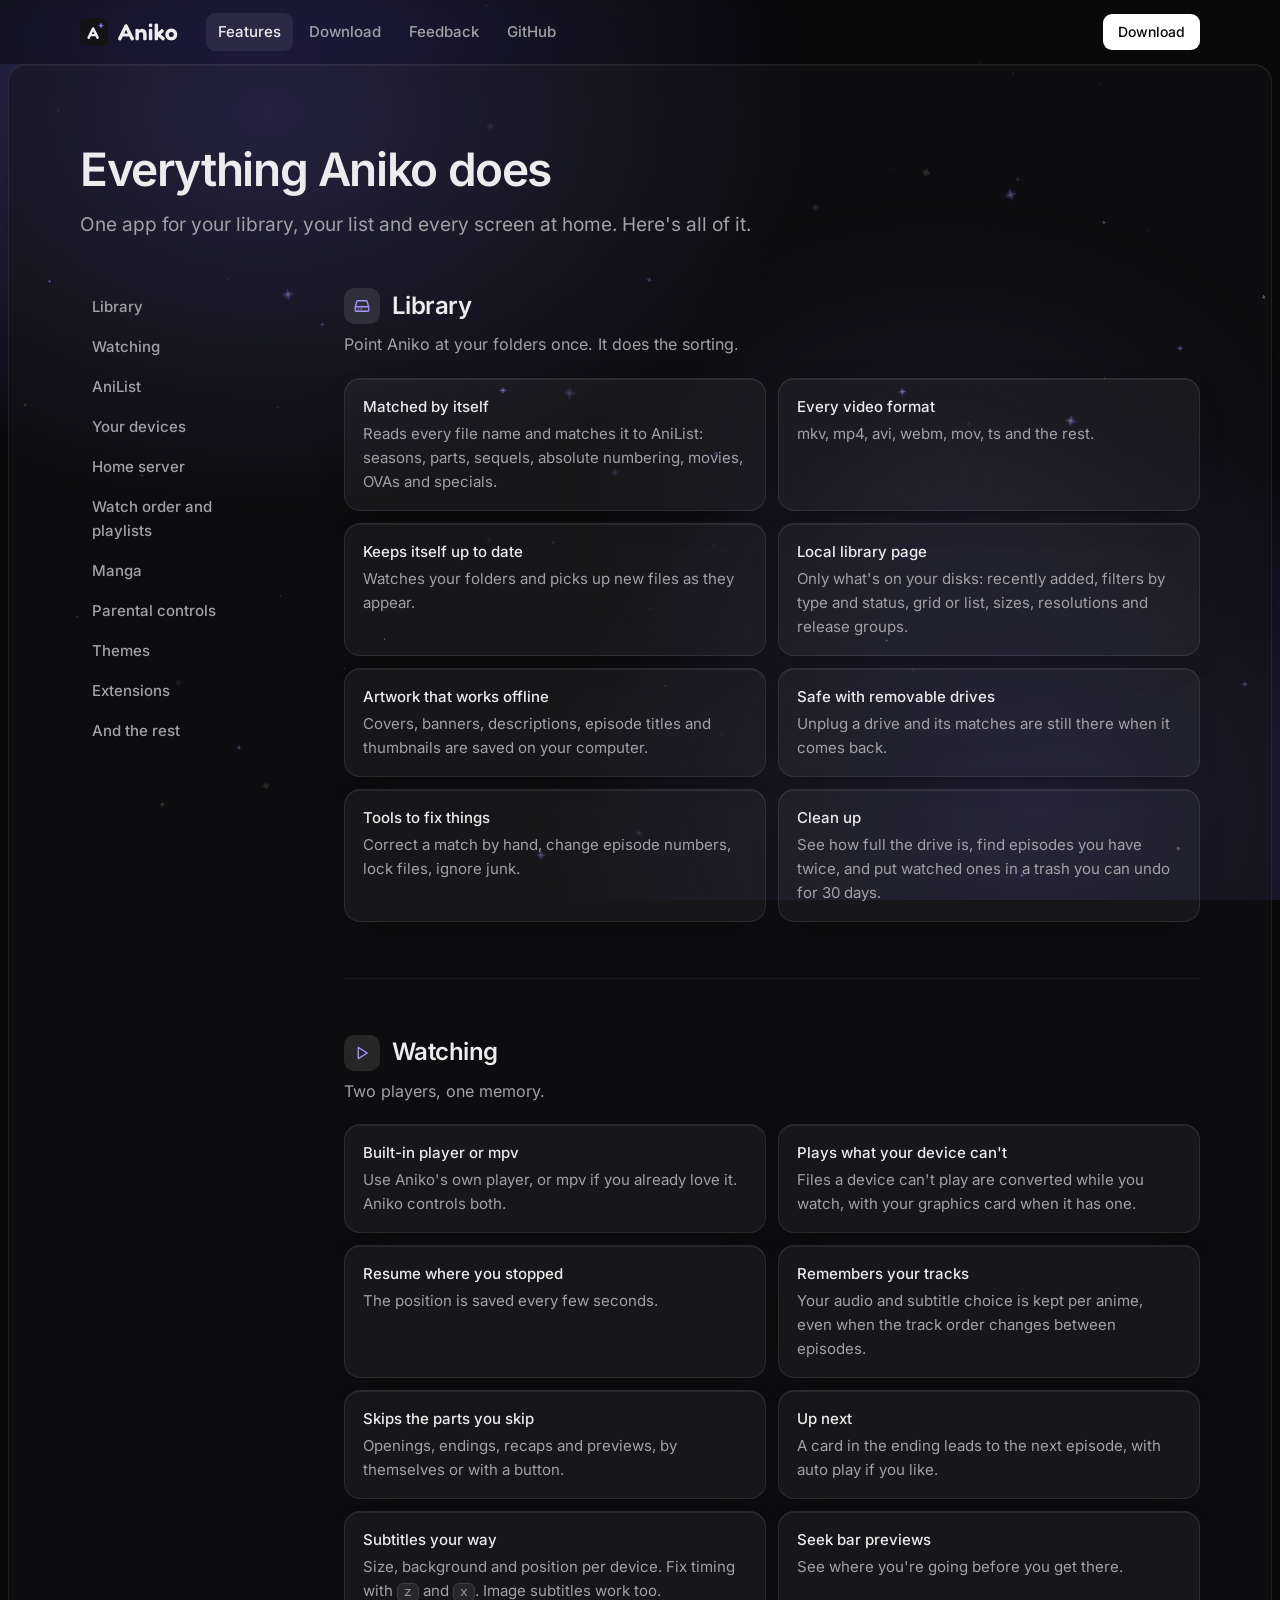
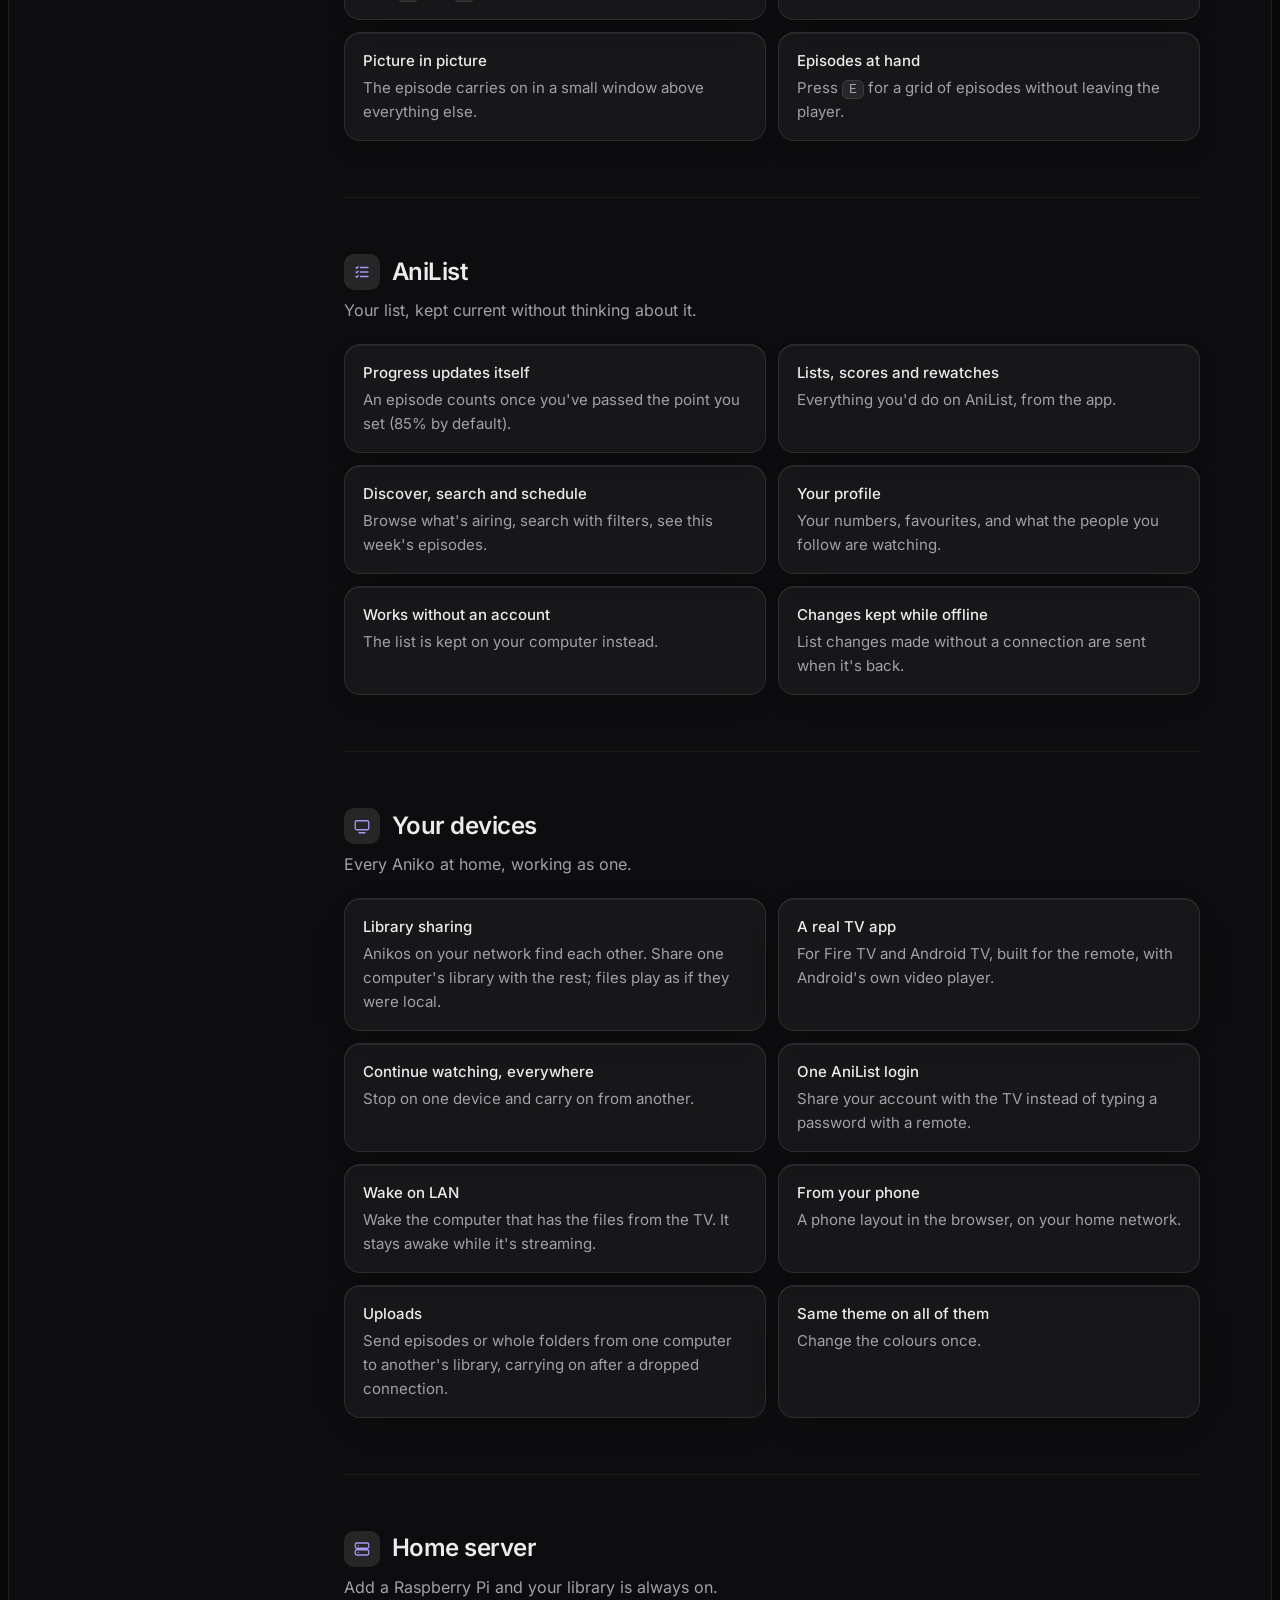
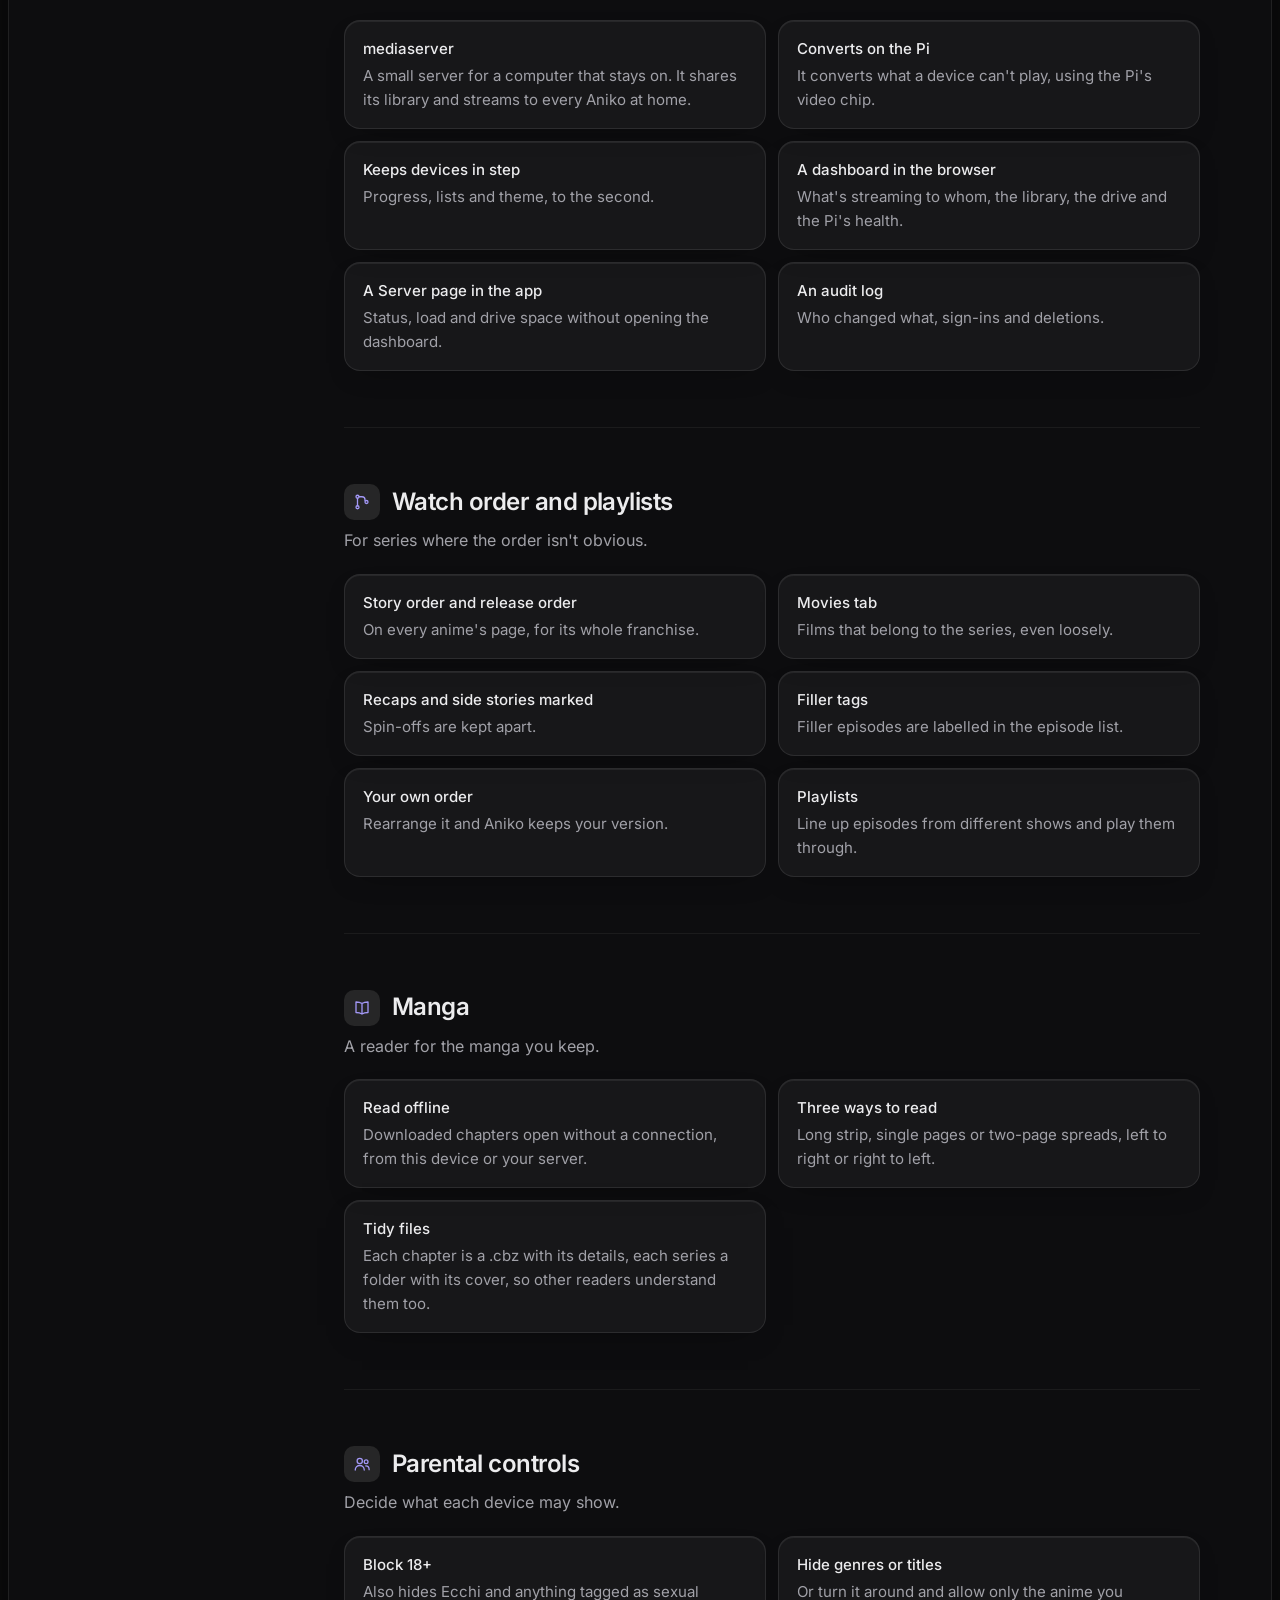
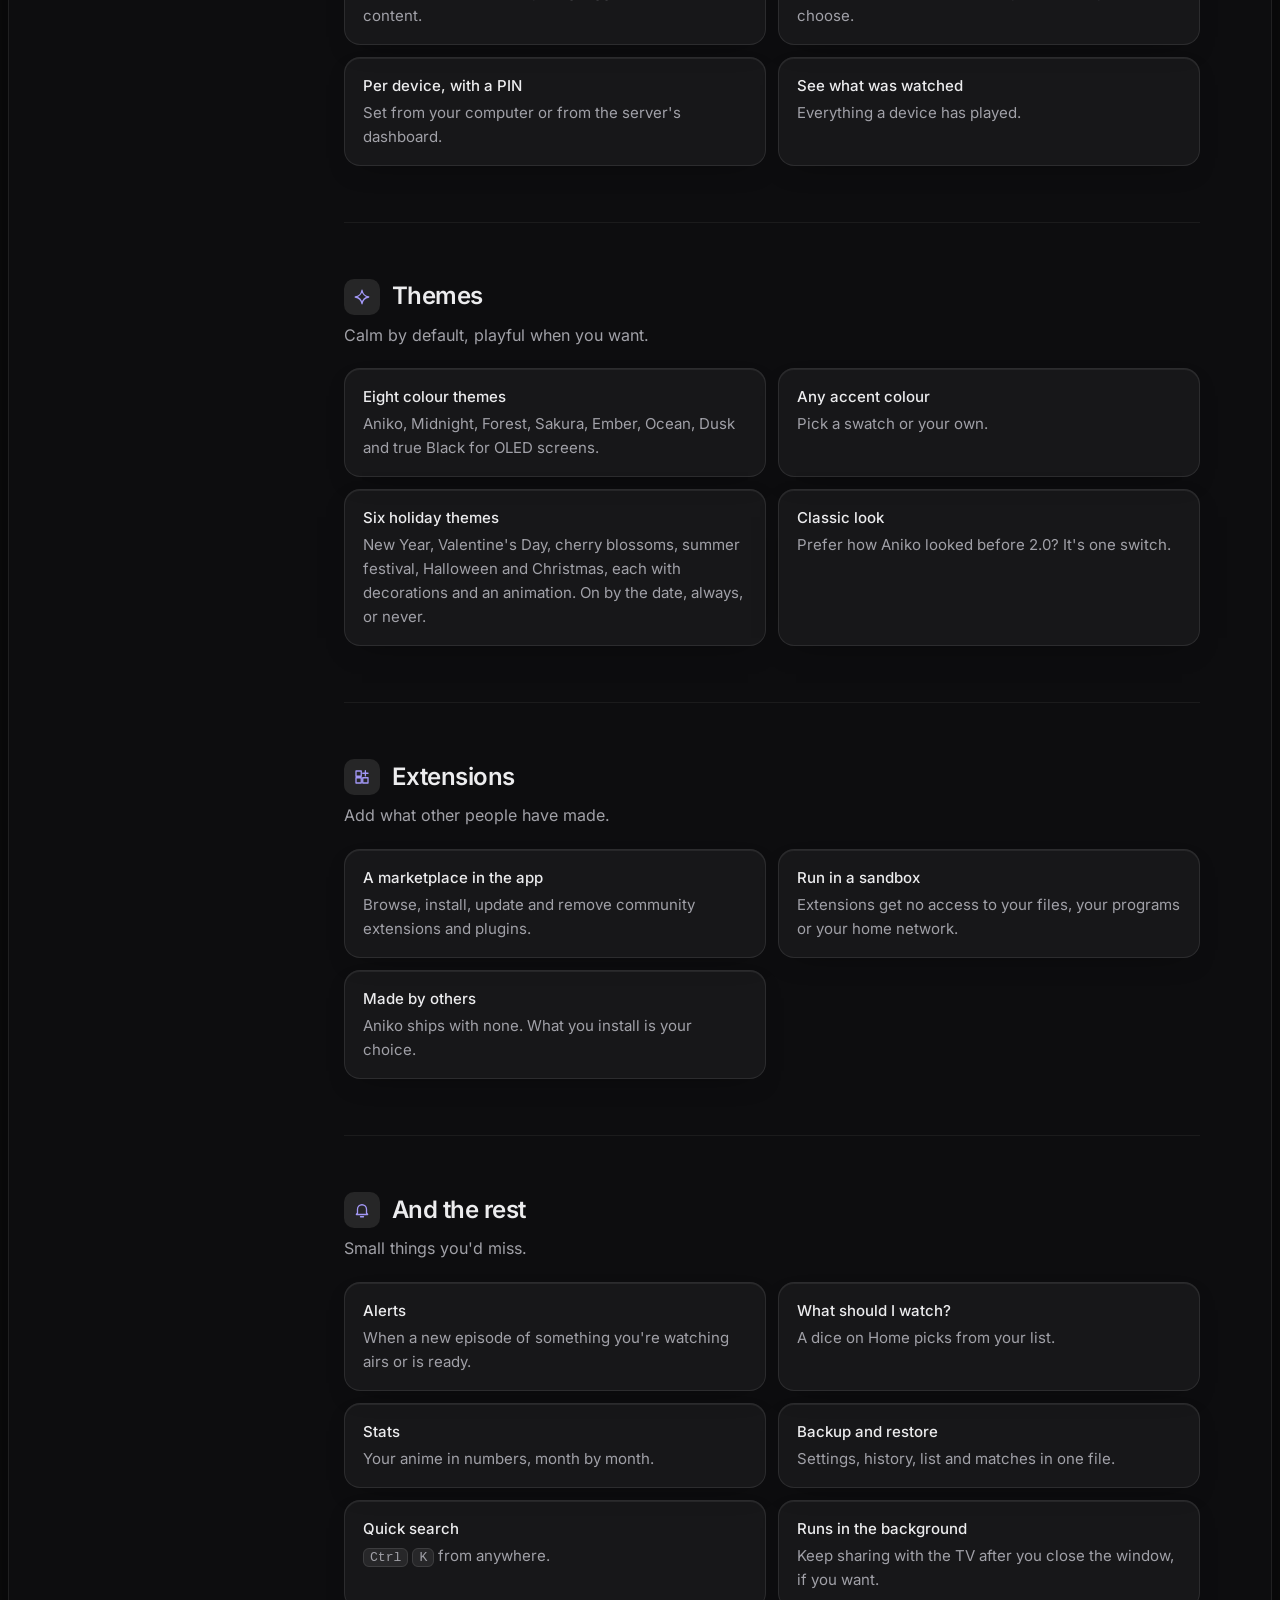
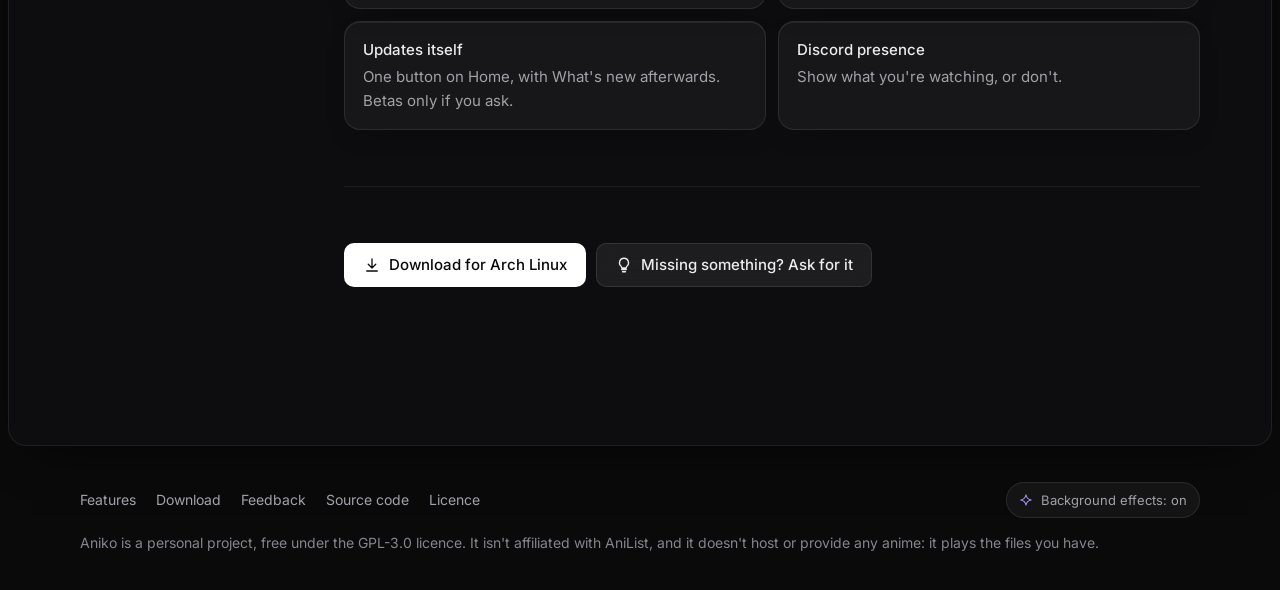
<file: features.html>
<!doctype html>
<html lang="en" class="no-js">
<head>
<meta charset="utf-8">
<meta name="viewport" content="width=device-width, initial-scale=1">
<title>Features · Aniko</title>
<meta name="description" content="Everything Aniko does: a library that sorts itself, a player that remembers, AniList sync, TV and home-server sharing, watch order, parental controls and themes.">
<meta name="theme-color" content="#0a0a0b">
<meta property="og:type" content="website">
<meta property="og:title" content="Features · Aniko">
<meta property="og:description" content="Everything Aniko does: a library that sorts itself, a player that remembers, AniList sync, TV and home-server sharing, watch order, parental controls and themes.">
<meta property="og:image" content="assets/og.png">
<meta name="twitter:card" content="summary_large_image">
<link rel="icon" href="assets/aniko.svg" type="image/svg+xml">
<link rel="apple-touch-icon" href="assets/aniko-256.png">
<link rel="preload" href="assets/fonts/inter-latin-wght-normal.woff2" as="font" type="font/woff2" crossorigin>
<link rel="stylesheet" href="assets/site.css">
<script>
// The saved theme, before the first paint
(function(){var d=document.documentElement;d.classList.remove("no-js");try{var t=localStorage.getItem("aniko-site-theme");if(t&&t!=="aniko")d.dataset.theme=t;var a=localStorage.getItem("aniko-site-accent");if(a)d.style.setProperty("--brand",a);if(localStorage.getItem("aniko-site-fx")==="off")d.classList.add("fx-off")}catch(e){}})()
</script>
</head>
<body>
<div class="sky" aria-hidden="true"><i></i><i></i><i></i><canvas id="fx"></canvas></div>
<a class="sr" href="#main">Skip to the page</a>
<header class="top">
  <div class="wrap top-in">
    <a class="brand" href="./" aria-label="Aniko, home">
      <img src="assets/aniko.svg" alt="" width="28" height="28">
      <svg viewBox="0 0 125.6 38" aria-hidden="true"><use href="assets/icons.svg#wordmark"/></svg>
    </a>
    <nav class="nav" id="nav" aria-label="Site">
      <a href="features.html" aria-current="page">Features</a>
      <a href="download.html">Download</a>
      <a href="feedback.html">Feedback</a>
      <a href="https://github.com/v0-0x/Aniko">GitHub</a>
    </nav>
    <a class="btn btn-white btn-sm" href="download.html">Download</a>
    <button class="nav-toggle" type="button" aria-label="Menu" aria-controls="nav" aria-expanded="false"><svg class="i" aria-hidden="true"><use href="assets/icons.svg#menu"/></svg></button>
  </div>
</header>
<main class="page" id="main">
<div class="subhead">
  <div class="wrap">
    <h1>Everything Aniko does</h1>
    <p class="lede">One app for your library, your list and every screen at home. Here's all of it.</p>
  </div>
</div>
<section>
  <div class="wrap fx">
    <nav class="toc" aria-label="On this page">
      <a href="#library">Library</a>
      <a href="#watching">Watching</a>
      <a href="#anilist">AniList</a>
      <a href="#devices">Your devices</a>
      <a href="#server">Home server</a>
      <a href="#order">Watch order and playlists</a>
      <a href="#manga">Manga</a>
      <a href="#parental">Parental controls</a>
      <a href="#themes">Themes</a>
      <a href="#extensions">Extensions</a>
      <a href="#extras">And the rest</a>
    </nav>
    <div>

      <div class="fgroup" id="library">
        <h2><span class="tile"><svg class="i" aria-hidden="true"><use href="assets/icons.svg#drive"/></svg></span>Library</h2>
        <p>Point Aniko at your folders once. It does the sorting.</p>
        <ul class="flist">
        <li><b>Matched by itself</b>Reads every file name and matches it to AniList: seasons, parts, sequels, absolute numbering, movies, OVAs and specials.</li>
        <li><b>Every video format</b>mkv, mp4, avi, webm, mov, ts and the rest.</li>
        <li><b>Keeps itself up to date</b>Watches your folders and picks up new files as they appear.</li>
        <li><b>Local library page</b>Only what's on your disks: recently added, filters by type and status, grid or list, sizes, resolutions and release groups.</li>
        <li><b>Artwork that works offline</b>Covers, banners, descriptions, episode titles and thumbnails are saved on your computer.</li>
        <li><b>Safe with removable drives</b>Unplug a drive and its matches are still there when it comes back.</li>
        <li><b>Tools to fix things</b>Correct a match by hand, change episode numbers, lock files, ignore junk.</li>
        <li><b>Clean up</b>See how full the drive is, find episodes you have twice, and put watched ones in a trash you can undo for 30 days.</li>
        </ul>
      </div>
      <div class="fgroup" id="watching">
        <h2><span class="tile"><svg class="i" aria-hidden="true"><use href="assets/icons.svg#play"/></svg></span>Watching</h2>
        <p>Two players, one memory.</p>
        <ul class="flist">
        <li><b>Built-in player or mpv</b>Use Aniko's own player, or mpv if you already love it. Aniko controls both.</li>
        <li><b>Plays what your device can't</b>Files a device can't play are converted while you watch, with your graphics card when it has one.</li>
        <li><b>Resume where you stopped</b>The position is saved every few seconds.</li>
        <li><b>Remembers your tracks</b>Your audio and subtitle choice is kept per anime, even when the track order changes between episodes.</li>
        <li><b>Skips the parts you skip</b>Openings, endings, recaps and previews, by themselves or with a button.</li>
        <li><b>Up next</b>A card in the ending leads to the next episode, with auto play if you like.</li>
        <li><b>Subtitles your way</b>Size, background and position per device. Fix timing with <kbd>z</kbd> and <kbd>x</kbd>. Image subtitles work too.</li>
        <li><b>Seek bar previews</b>See where you're going before you get there.</li>
        <li><b>Picture in picture</b>The episode carries on in a small window above everything else.</li>
        <li><b>Episodes at hand</b>Press <kbd>E</kbd> for a grid of episodes without leaving the player.</li>
        </ul>
      </div>
      <div class="fgroup" id="anilist">
        <h2><span class="tile"><svg class="i" aria-hidden="true"><use href="assets/icons.svg#list"/></svg></span>AniList</h2>
        <p>Your list, kept current without thinking about it.</p>
        <ul class="flist">
        <li><b>Progress updates itself</b>An episode counts once you've passed the point you set (85% by default).</li>
        <li><b>Lists, scores and rewatches</b>Everything you'd do on AniList, from the app.</li>
        <li><b>Discover, search and schedule</b>Browse what's airing, search with filters, see this week's episodes.</li>
        <li><b>Your profile</b>Your numbers, favourites, and what the people you follow are watching.</li>
        <li><b>Works without an account</b>The list is kept on your computer instead.</li>
        <li><b>Changes kept while offline</b>List changes made without a connection are sent when it's back.</li>
        </ul>
      </div>
      <div class="fgroup" id="devices">
        <h2><span class="tile"><svg class="i" aria-hidden="true"><use href="assets/icons.svg#tv"/></svg></span>Your devices</h2>
        <p>Every Aniko at home, working as one.</p>
        <ul class="flist">
        <li><b>Library sharing</b>Anikos on your network find each other. Share one computer's library with the rest; files play as if they were local.</li>
        <li><b>A real TV app</b>For Fire TV and Android TV, built for the remote, with Android's own video player.</li>
        <li><b>Continue watching, everywhere</b>Stop on one device and carry on from another.</li>
        <li><b>One AniList login</b>Share your account with the TV instead of typing a password with a remote.</li>
        <li><b>Wake on LAN</b>Wake the computer that has the files from the TV. It stays awake while it's streaming.</li>
        <li><b>From your phone</b>A phone layout in the browser, on your home network.</li>
        <li><b>Uploads</b>Send episodes or whole folders from one computer to another's library, carrying on after a dropped connection.</li>
        <li><b>Same theme on all of them</b>Change the colours once.</li>
        </ul>
      </div>
      <div class="fgroup" id="server">
        <h2><span class="tile"><svg class="i" aria-hidden="true"><use href="assets/icons.svg#server"/></svg></span>Home server</h2>
        <p>Add a Raspberry Pi and your library is always on.</p>
        <ul class="flist">
        <li><b>mediaserver</b>A small server for a computer that stays on. It shares its library and streams to every Aniko at home.</li>
        <li><b>Converts on the Pi</b>It converts what a device can't play, using the Pi's video chip.</li>
        <li><b>Keeps devices in step</b>Progress, lists and theme, to the second.</li>
        <li><b>A dashboard in the browser</b>What's streaming to whom, the library, the drive and the Pi's health.</li>
        <li><b>A Server page in the app</b>Status, load and drive space without opening the dashboard.</li>
        <li><b>An audit log</b>Who changed what, sign-ins and deletions.</li>
        </ul>
      </div>
      <div class="fgroup" id="order">
        <h2><span class="tile"><svg class="i" aria-hidden="true"><use href="assets/icons.svg#route"/></svg></span>Watch order and playlists</h2>
        <p>For series where the order isn't obvious.</p>
        <ul class="flist">
        <li><b>Story order and release order</b>On every anime's page, for its whole franchise.</li>
        <li><b>Movies tab</b>Films that belong to the series, even loosely.</li>
        <li><b>Recaps and side stories marked</b>Spin-offs are kept apart.</li>
        <li><b>Filler tags</b>Filler episodes are labelled in the episode list.</li>
        <li><b>Your own order</b>Rearrange it and Aniko keeps your version.</li>
        <li><b>Playlists</b>Line up episodes from different shows and play them through.</li>
        </ul>
      </div>
      <div class="fgroup" id="manga">
        <h2><span class="tile"><svg class="i" aria-hidden="true"><use href="assets/icons.svg#book"/></svg></span>Manga</h2>
        <p>A reader for the manga you keep.</p>
        <ul class="flist">
        <li><b>Read offline</b>Downloaded chapters open without a connection, from this device or your server.</li>
        <li><b>Three ways to read</b>Long strip, single pages or two-page spreads, left to right or right to left.</li>
        <li><b>Tidy files</b>Each chapter is a .cbz with its details, each series a folder with its cover, so other readers understand them too.</li>
        </ul>
      </div>
      <div class="fgroup" id="parental">
        <h2><span class="tile"><svg class="i" aria-hidden="true"><use href="assets/icons.svg#users"/></svg></span>Parental controls</h2>
        <p>Decide what each device may show.</p>
        <ul class="flist">
        <li><b>Block 18+</b>Also hides Ecchi and anything tagged as sexual content.</li>
        <li><b>Hide genres or titles</b>Or turn it around and allow only the anime you choose.</li>
        <li><b>Per device, with a PIN</b>Set from your computer or from the server's dashboard.</li>
        <li><b>See what was watched</b>Everything a device has played.</li>
        </ul>
      </div>
      <div class="fgroup" id="themes">
        <h2><span class="tile"><svg class="i" aria-hidden="true"><use href="assets/icons.svg#spark"/></svg></span>Themes</h2>
        <p>Calm by default, playful when you want.</p>
        <ul class="flist">
        <li><b>Eight colour themes</b>Aniko, Midnight, Forest, Sakura, Ember, Ocean, Dusk and true Black for OLED screens.</li>
        <li><b>Any accent colour</b>Pick a swatch or your own.</li>
        <li><b>Six holiday themes</b>New Year, Valentine's Day, cherry blossoms, summer festival, Halloween and Christmas, each with decorations and an animation. On by the date, always, or never.</li>
        <li><b>Classic look</b>Prefer how Aniko looked before 2.0? It's one switch.</li>
        </ul>
      </div>
      <div class="fgroup" id="extensions">
        <h2><span class="tile"><svg class="i" aria-hidden="true"><use href="assets/icons.svg#blocks"/></svg></span>Extensions</h2>
        <p>Add what other people have made.</p>
        <ul class="flist">
        <li><b>A marketplace in the app</b>Browse, install, update and remove community extensions and plugins.</li>
        <li><b>Run in a sandbox</b>Extensions get no access to your files, your programs or your home network.</li>
        <li><b>Made by others</b>Aniko ships with none. What you install is your choice.</li>
        </ul>
      </div>
      <div class="fgroup" id="extras">
        <h2><span class="tile"><svg class="i" aria-hidden="true"><use href="assets/icons.svg#bell"/></svg></span>And the rest</h2>
        <p>Small things you'd miss.</p>
        <ul class="flist">
        <li><b>Alerts</b>When a new episode of something you're watching airs or is ready.</li>
        <li><b>What should I watch?</b>A dice on Home picks from your list.</li>
        <li><b>Stats</b>Your anime in numbers, month by month.</li>
        <li><b>Backup and restore</b>Settings, history, list and matches in one file.</li>
        <li><b>Quick search</b><kbd>Ctrl</kbd> <kbd>K</kbd> from anywhere.</li>
        <li><b>Runs in the background</b>Keep sharing with the TV after you close the window, if you want.</li>
        <li><b>Updates itself</b>One button on Home, with What's new afterwards. Betas only if you ask.</li>
        <li><b>Discord presence</b>Show what you're watching, or don't.</li>
        </ul>
      </div>
      <div class="fgroup">
        <div class="btn-row">
          <a class="btn btn-white" href="download.html" data-download-cta><svg class="i" aria-hidden="true"><use href="assets/icons.svg#download"/></svg><span>Download</span></a>
          <a class="btn btn-line" href="feedback.html"><svg class="i" aria-hidden="true"><use href="assets/icons.svg#bulb"/></svg>Missing something? Ask for it</a>
        </div>
      </div>
    </div>
  </div>
</section>
</main>
<footer class="foot">
  <div class="wrap foot-in">
    <nav aria-label="Footer">
      <a href="features.html">Features</a>
      <a href="download.html">Download</a>
      <a href="feedback.html">Feedback</a>
      <a href="https://github.com/v0-0x/Aniko">Source code</a>
      <a href="https://github.com/v0-0x/Aniko/blob/HEAD/LICENSE">Licence</a>
    </nav>
    <button class="fx-toggle" type="button" id="fx-toggle" aria-pressed="true"><svg class="i" aria-hidden="true"><use href="assets/icons.svg#spark"/></svg><span>Background effects: on</span></button>
    <p>Aniko is a personal project, free under the GPL-3.0 licence. It isn't affiliated with AniList, and it doesn't host or provide any anime: it plays the files you have.</p>
  </div>
</footer>
<script src="assets/site.js" defer></script>
<script src="assets/fx.js" defer></script>
</body>
</html>
</file>
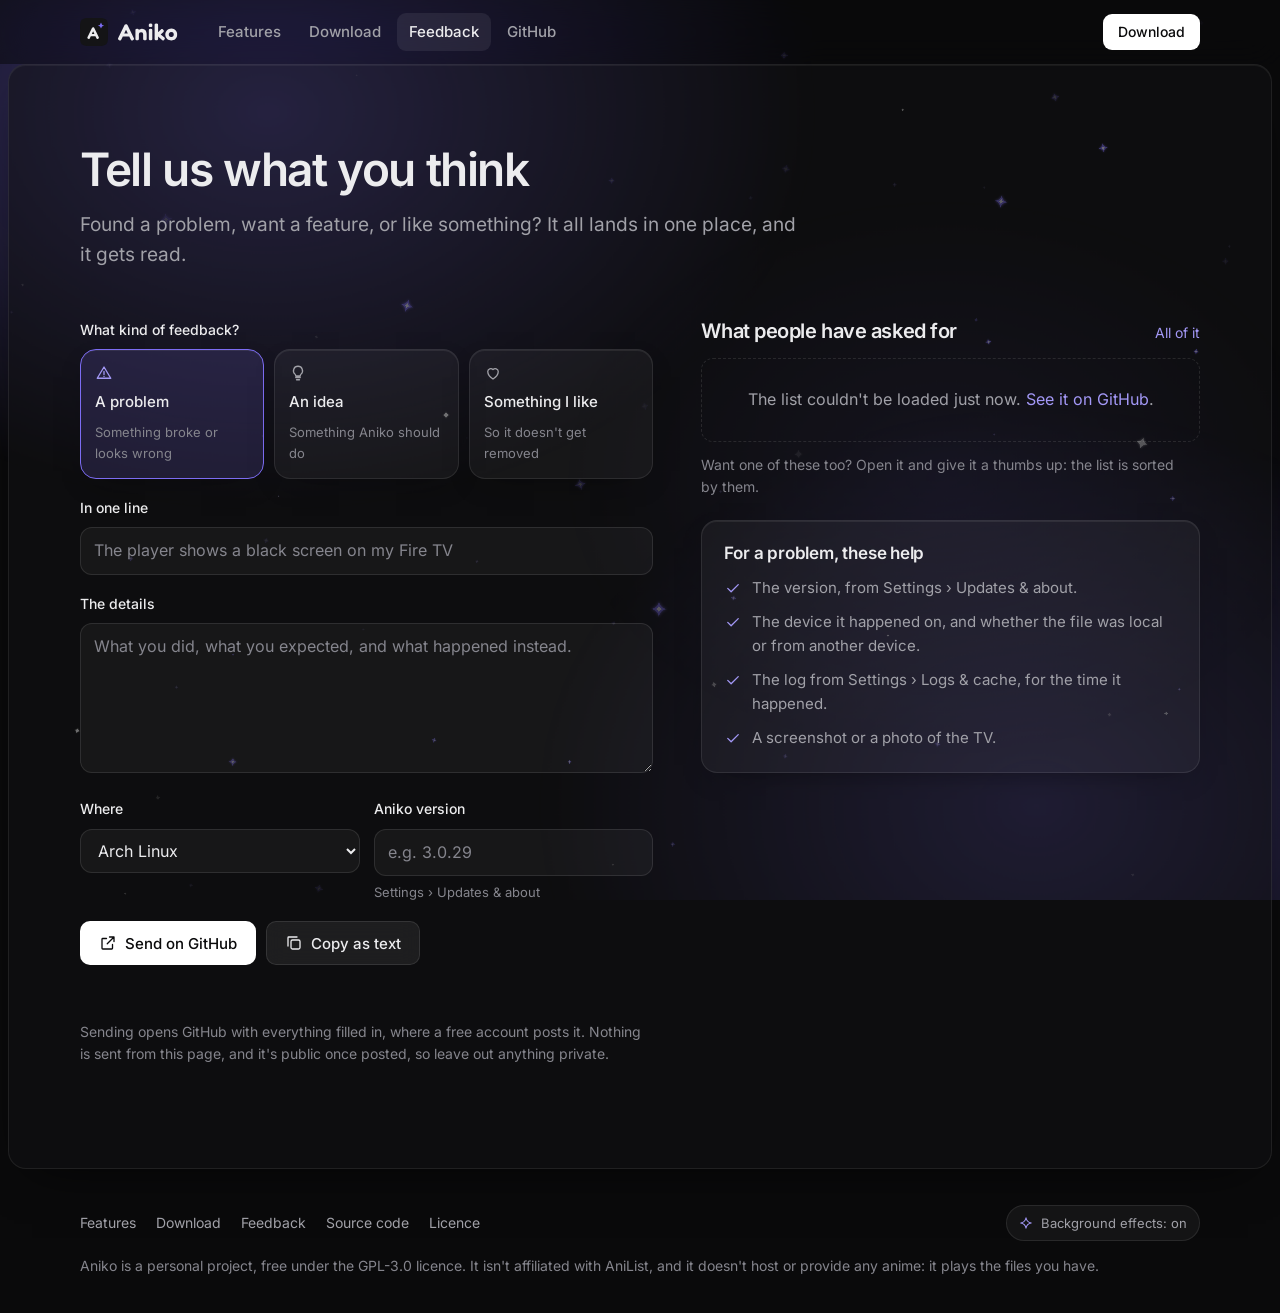
<file: feedback.html>
<!doctype html>
<html lang="en" class="no-js">
<head>
<meta charset="utf-8">
<meta name="viewport" content="width=device-width, initial-scale=1">
<title>Feedback · Aniko</title>
<meta name="description" content="Report a problem, ask for a feature or say what you like about Aniko, and see what other people have asked for.">
<meta name="theme-color" content="#0a0a0b">
<meta property="og:type" content="website">
<meta property="og:title" content="Feedback · Aniko">
<meta property="og:description" content="Report a problem, ask for a feature or say what you like about Aniko, and see what other people have asked for.">
<meta property="og:image" content="assets/og.png">
<meta name="twitter:card" content="summary_large_image">
<link rel="icon" href="assets/aniko.svg" type="image/svg+xml">
<link rel="apple-touch-icon" href="assets/aniko-256.png">
<link rel="preload" href="assets/fonts/inter-latin-wght-normal.woff2" as="font" type="font/woff2" crossorigin>
<link rel="stylesheet" href="assets/site.css">
<script>
// The saved theme, before the first paint
(function(){var d=document.documentElement;d.classList.remove("no-js");try{var t=localStorage.getItem("aniko-site-theme");if(t&&t!=="aniko")d.dataset.theme=t;var a=localStorage.getItem("aniko-site-accent");if(a)d.style.setProperty("--brand",a);if(localStorage.getItem("aniko-site-fx")==="off")d.classList.add("fx-off")}catch(e){}})()
</script>
</head>
<body>
<div class="sky" aria-hidden="true"><i></i><i></i><i></i><canvas id="fx"></canvas></div>
<a class="sr" href="#main">Skip to the page</a>
<header class="top">
  <div class="wrap top-in">
    <a class="brand" href="./" aria-label="Aniko, home">
      <img src="assets/aniko.svg" alt="" width="28" height="28">
      <svg viewBox="0 0 125.6 38" aria-hidden="true"><use href="assets/icons.svg#wordmark"/></svg>
    </a>
    <nav class="nav" id="nav" aria-label="Site">
      <a href="features.html">Features</a>
      <a href="download.html">Download</a>
      <a href="feedback.html" aria-current="page">Feedback</a>
      <a href="https://github.com/v0-0x/Aniko">GitHub</a>
    </nav>
    <a class="btn btn-white btn-sm" href="download.html">Download</a>
    <button class="nav-toggle" type="button" aria-label="Menu" aria-controls="nav" aria-expanded="false"><svg class="i" aria-hidden="true"><use href="assets/icons.svg#menu"/></svg></button>
  </div>
</header>
<main class="page" id="main">
<div class="subhead">
  <div class="wrap">
    <h1>Tell us what you think</h1>
    <p class="lede">Found a problem, want a feature, or like something? It all lands in one place, and it gets read.</p>
  </div>
</div>
<section>
  <div class="wrap fb">
    <form class="form" id="feedback">
      <fieldset class="kinds">
        <legend>What kind of feedback?</legend>
        <div class="kind"><input type="radio" name="kind" id="k-bug" value="bug" checked><label for="k-bug"><svg class="i" aria-hidden="true"><use href="assets/icons.svg#alert"/></svg>A problem<span>Something broke or looks wrong</span></label></div>
        <div class="kind"><input type="radio" name="kind" id="k-idea" value="idea"><label for="k-idea"><svg class="i" aria-hidden="true"><use href="assets/icons.svg#bulb"/></svg>An idea<span>Something Aniko should do</span></label></div>
        <div class="kind"><input type="radio" name="kind" id="k-praise" value="praise"><label for="k-praise"><svg class="i" aria-hidden="true"><use href="assets/icons.svg#heart"/></svg>Something I like<span>So it doesn't get removed</span></label></div>
      </fieldset>
      <div class="field">
        <label for="f-title">In one line</label>
        <input id="f-title" name="title" required maxlength="120" autocomplete="off" placeholder="The player shows a black screen on my Fire TV">
      </div>
      <div class="field">
        <label for="f-details">The details</label>
        <textarea id="f-details" name="details" required placeholder="What you did, what you expected, and what happened instead."></textarea>
      </div>
      <div class="two">
        <div class="field">
          <label for="f-platform">Where</label>
          <select id="f-platform" name="platform">
            <option value="">Not sure, or everywhere</option>
            <option>Windows</option>
            <option>macOS</option>
            <option>Arch Linux</option>
            <option>Android TV / Fire TV</option>
            <option>mediaserver (Raspberry Pi)</option>
            <option>This website</option>
          </select>
        </div>
        <div class="field">
          <label for="f-version">Aniko version</label>
          <input id="f-version" name="version" maxlength="20" autocomplete="off" placeholder="e.g. 3.0.29">
          <p class="hint">Settings › Updates &amp; about</p>
        </div>
      </div>
      <div class="btn-row">
        <button class="btn btn-white" type="submit"><svg class="i" aria-hidden="true"><use href="assets/icons.svg#external"/></svg>Send on GitHub</button>
        <button class="btn btn-line" type="button" id="f-copy"><svg class="i" aria-hidden="true"><use href="assets/icons.svg#copy"/></svg>Copy as text</button>
        <a class="btn btn-line" id="f-discord" href="#" hidden><svg class="i" aria-hidden="true"><use href="assets/icons.svg#message"/></svg>Post in Discord</a>
      </div>
      <p class="form-msg" role="status"></p>
      <p class="subtle" style="font-size:.875rem">Sending opens GitHub with everything filled in, where a free account posts it. Nothing is sent from this page, and it's public once posted, so leave out anything private.</p>
    </form>
    <aside>
      <div class="side-h"><h2>What people have asked for</h2><a href="https://github.com/v0-0x/Aniko/issues">All of it</a></div>
      <div class="board" id="board" aria-live="polite"><p class="empty">Loading… <noscript>This list needs JavaScript. <a href="https://github.com/v0-0x/Aniko/issues">See it on GitHub</a>.</noscript></p></div>
      <p class="subtle" style="font-size:.875rem;margin-top:12px">Want one of these too? Open it and give it a thumbs up: the list is sorted by them.</p>
      <div class="card tips">
        <h3>For a problem, these help</h3>
        <ul class="ticks" style="margin-top:12px">
          <li><svg class="i" aria-hidden="true"><use href="assets/icons.svg#check"/></svg><span>The version, from Settings › Updates &amp; about.</span></li>
          <li><svg class="i" aria-hidden="true"><use href="assets/icons.svg#check"/></svg><span>The device it happened on, and whether the file was local or from another device.</span></li>
          <li><svg class="i" aria-hidden="true"><use href="assets/icons.svg#check"/></svg><span>The log from Settings › Logs &amp; cache, for the time it happened.</span></li>
          <li><svg class="i" aria-hidden="true"><use href="assets/icons.svg#check"/></svg><span>A screenshot or a photo of the TV.</span></li>
        </ul>
      </div>
    </aside>
  </div>
</section>
</main>
<footer class="foot">
  <div class="wrap foot-in">
    <nav aria-label="Footer">
      <a href="features.html">Features</a>
      <a href="download.html">Download</a>
      <a href="feedback.html">Feedback</a>
      <a href="https://github.com/v0-0x/Aniko">Source code</a>
      <a href="https://github.com/v0-0x/Aniko/blob/HEAD/LICENSE">Licence</a>
    </nav>
    <button class="fx-toggle" type="button" id="fx-toggle" aria-pressed="true"><svg class="i" aria-hidden="true"><use href="assets/icons.svg#spark"/></svg><span>Background effects: on</span></button>
    <p>Aniko is a personal project, free under the GPL-3.0 licence. It isn't affiliated with AniList, and it doesn't host or provide any anime: it plays the files you have.</p>
  </div>
</footer>
<script src="assets/site.js" defer></script>
<script src="assets/fx.js" defer></script>
</body>
</html>
</file>
<file: assets/site.css>
/* Aniko's site, in the app's 3.0 look ("Glass"): a window lit in the theme's colour, and see-through
   panels on it. Colours, type and motion are the app's own (web/src/index.css, lib/themes.ts). */

@font-face {
  font-family: "Inter Variable";
  font-style: normal;
  font-display: swap;
  font-weight: 100 900;
  src: url(fonts/inter-latin-ext-wght-normal.woff2) format("woff2-variations");
  unicode-range: U+0100-02BA, U+02BD-02C5, U+02C7-02CC, U+02CE-02D7, U+02DD-02FF, U+0304, U+0308, U+0329, U+1D00-1DBF, U+1E00-1E9F, U+1EF2-1EFF, U+2020, U+20A0-20AB, U+20AD-20C0, U+2113, U+2C60-2C7F, U+A720-A7FF;
}
@font-face {
  font-family: "Inter Variable";
  font-style: normal;
  font-display: swap;
  font-weight: 100 900;
  src: url(fonts/inter-latin-wght-normal.woff2) format("woff2-variations");
  unicode-range: U+0000-00FF, U+0131, U+0152-0153, U+02BB-02BC, U+02C6, U+02DA, U+02DC, U+0304, U+0308, U+0329, U+2000-206F, U+20AC, U+2122, U+2191, U+2193, U+2212, U+2215, U+FEFF, U+FFFD;
}

/* ---------- Themes: the app's eight, value for value ---------- */
:root {
  color-scheme: dark;
  --brand: #7c6cf2;
  --frame: #0a0a0b; --bg: #111113;
  --s1: #161618; --s2: #1c1c1f; --s3: #232326; --s4: #2b2b2f;
  --muted: #a1a1a8; --subtle: #85858d;
  --text: #ececee;
  --line: rgb(255 255 255 / 0.06);
  --line-strong: rgb(255 255 255 / 0.1);
  --brand-soft: color-mix(in srgb, var(--brand) 16%, transparent);
  --brand-strong: color-mix(in srgb, var(--brand) 70%, white);
  --ease: cubic-bezier(0.2, 0, 0, 1);
  --glass: rgb(255 255 255 / 0.045);
  --glass-2: rgb(255 255 255 / 0.07);
  --glass-3: rgb(255 255 255 / 0.1);
  --glass-line: rgb(255 255 255 / 0.09);
  --wrap: 1120px;
}
@property --h { syntax: "<number>"; inherits: true; initial-value: 22; }
[data-theme="midnight"] { --brand: #5b8cff; --frame: #070a12; --bg: #0c111c; --s1: #111827; --s2: #172033; --s3: #1e2940; --s4: #26334d; --muted: #9aa4b8; --subtle: #7f89a0; }
[data-theme="forest"]   { --brand: #34d399; --frame: #070b09; --bg: #0c120f; --s1: #111a15; --s2: #16211b; --s3: #1c2a22; --s4: #23342a; --muted: #9fb0a6; --subtle: #7f9287; }
[data-theme="sakura"]   { --brand: #f472b6; --frame: #0d0709; --bg: #140c10; --s1: #1b1116; --s2: #22161c; --s3: #2a1c23; --s4: #33222b; --muted: #b39aa6; --subtle: #957c87; }
[data-theme="ember"]    { --brand: #f59e0b; --frame: #0d0906; --bg: #14100b; --s1: #1b1610; --s2: #221c14; --s3: #2a2219; --s4: #332a1f; --muted: #b3a691; --subtle: #948872; }
[data-theme="ocean"]    { --brand: #22d3ee; --frame: #050c0e; --bg: #0a1416; --s1: #0f1c1f; --s2: #142428; --s3: #1a2d32; --s4: #21373d; --muted: #93aeb3; --subtle: #769196; }
[data-theme="dusk"]     { --brand: #a78bfa; --frame: #0a0810; --bg: #100d18; --s1: #161220; --s2: #1c1728; --s3: #231d31; --s4: #2b243b; --muted: #a79fb8; --subtle: #8a829d; }
[data-theme="black"]    { --brand: #7c6cf2; --frame: #000000; --bg: #000000; --s1: #0b0b0c; --s2: #121214; --s3: #19191c; --s4: #212124; --muted: #a1a1a8; --subtle: #85858d; }

/* ---------- Base ---------- */
*, *::before, *::after { box-sizing: border-box; }
html { -webkit-text-size-adjust: 100%; scroll-behavior: smooth; scroll-padding-top: 84px; }
html { background: var(--frame); }
.sky { position: fixed; inset: 0; z-index: -1; overflow: hidden; pointer-events: none; background: var(--frame); transition: background-color 0.3s var(--ease); }
.sky i { position: absolute; border-radius: 50%; will-change: transform; transition: background 0.3s var(--ease); }
.sky i:nth-child(1) { width: 1100px; height: 800px; left: -22%; top: -32%; background: radial-gradient(closest-side, color-mix(in oklab, var(--brand) 46%, transparent), transparent); animation: drift-a 36s ease-in-out infinite alternate; }
.sky i:nth-child(2) { width: 1000px; height: 800px; right: -20%; bottom: -34%; background: radial-gradient(closest-side, color-mix(in oklab, var(--brand) 34%, transparent), transparent); animation: drift-b 44s ease-in-out infinite alternate; }
.sky i:nth-child(3) { width: 760px; height: 560px; left: 44%; top: 22%; background: radial-gradient(closest-side, color-mix(in oklab, var(--brand) 15%, transparent), transparent); animation: drift-c 52s ease-in-out infinite alternate; }
@keyframes drift-a { to { transform: translate(16vw, 14vh) scale(1.18); } }
@keyframes drift-b { to { transform: translate(-18vw, -12vh) scale(1.12); } }
@keyframes drift-c { to { transform: translate(-22vw, 16vh) scale(1.3); } }
#fx { position: absolute; inset: 0; width: 100%; height: 100%; }
.fx-off .sky i { animation-play-state: paused; }
.fx-off #fx { display: none; }
body {
  margin: 0;
  color: var(--text);
  font: 400 16px/1.6 "Inter Variable", ui-sans-serif, system-ui, sans-serif;
  -webkit-font-smoothing: antialiased;
  text-rendering: optimizeLegibility;
  transition: background-color 0.3s var(--ease);
}
h1, h2, h3 { margin: 0; font-weight: 600; letter-spacing: -0.012em; text-wrap: balance; line-height: 1.2; }
h1 { font-size: clamp(2.25rem, 5.4vw, 3.5rem); letter-spacing: -0.03em; line-height: 1.06; }
h2 { font-size: clamp(1.6rem, 3.2vw, 2.125rem); letter-spacing: -0.022em; }
h3 { font-size: 1.0625rem; }
p { margin: 0; text-wrap: pretty; }
a { color: var(--brand-strong); text-decoration: none; }
a:hover { text-decoration: underline; text-underline-offset: 3px; }
img, svg { display: block; max-width: 100%; }
[hidden] { display: none !important; }
button, input, select, textarea { font: inherit; color: inherit; }
::selection { background: color-mix(in srgb, var(--brand) 45%, transparent); }
:focus-visible { outline: 2px solid var(--brand-strong); outline-offset: 2px; border-radius: 6px; }
code, kbd { font-family: ui-monospace, "SF Mono", "Cascadia Code", Menlo, Consolas, monospace; font-size: 0.875em; }
kbd { padding: 1px 6px; border: 1px solid var(--line-strong); border-radius: 6px; background: var(--glass-2); color: var(--muted); }
.i { width: 18px; height: 18px; flex: none; fill: none; stroke: currentColor; stroke-width: 1.75; stroke-linecap: round; stroke-linejoin: round; }
.sr { position: absolute; width: 1px; height: 1px; overflow: hidden; clip-path: inset(50%); white-space: nowrap; }
.wrap { width: min(100% - 40px, var(--wrap)); margin-inline: auto; }
.muted { color: var(--muted); }
.subtle { color: var(--subtle); }
.num { font-variant-numeric: tabular-nums; }

/* ---------- Header: sits on the window colour, like the app's sidebar ---------- */
.top {
  position: sticky; top: 0; z-index: 20;
  background: color-mix(in oklab, var(--frame) 55%, transparent);
  backdrop-filter: blur(18px) saturate(1.3); -webkit-backdrop-filter: blur(18px) saturate(1.3);
}
.top-in { display: flex; align-items: center; gap: 28px; height: 64px; }
.brand { display: flex; align-items: center; gap: 10px; color: var(--text); }
.brand:hover { text-decoration: none; }
.brand img { width: 28px; height: 28px; }
.brand svg { height: 18px; width: 59.5px; }
.nav { display: flex; gap: 4px; margin-right: auto; }
.nav a { padding: 7px 12px; border-radius: 9px; color: var(--muted); font-weight: 500; font-size: 0.9375rem; transition: color 0.16s var(--ease), background-color 0.16s var(--ease); }
.nav a:hover { color: var(--text); background: var(--glass-2); text-decoration: none; }
.nav a[aria-current="page"] { color: var(--text); background: var(--glass-2); }
.nav-toggle { display: none; margin-left: auto; width: 44px; height: 44px; border: 0; border-radius: 10px; background: none; cursor: pointer; place-items: center; }
.nav-toggle:hover { background: var(--glass-2); }

/* ---------- The page: a rounded panel inset in the window, as in the app ---------- */
.page {
  margin: 0 8px 8px;
  background: color-mix(in oklab, var(--bg) 54%, transparent);
  border: 1px solid rgb(255 255 255 / 0.08);
  border-radius: 18px;
  box-shadow: 0 18px 50px -24px rgb(0 0 0 / 0.8), inset 0 1px 0 rgb(255 255 255 / 0.05);
  overflow: clip;
  transition: background-color 0.3s var(--ease);
}
section { padding: clamp(56px, 8vw, 104px) 0; }
section + section { border-top: 1px solid var(--line); }
.eyebrow { display: inline-flex; align-items: center; gap: 8px; color: var(--brand-strong); font-weight: 500; font-size: 0.875rem; margin-bottom: 14px; }
.lede { color: var(--muted); font-size: clamp(1.0625rem, 1.6vw, 1.1875rem); max-width: 60ch; }
.head { max-width: 720px; margin-bottom: clamp(32px, 5vw, 56px); }
.head h2 + p { margin-top: 14px; }

/* ---------- Buttons ---------- */
.btn {
  display: inline-flex; align-items: center; justify-content: center; gap: 8px;
  min-height: 44px; padding: 0 18px;
  border: 1px solid transparent; border-radius: 10px;
  font-weight: 500; font-size: 0.9375rem; line-height: 1; white-space: nowrap; cursor: pointer;
  transition: background-color 0.16s var(--ease), border-color 0.16s var(--ease), transform 0.16s var(--ease);
}
.btn:hover { text-decoration: none; }
.btn:active { transform: translateY(1px); }
.btn-white { background: #fff; color: #0a0a0b; }
.btn-white:hover { background: #e4e4e7; }
.btn-line { background: var(--glass-2); border-color: var(--line-strong); color: var(--text); }
.btn-line:hover { background: var(--glass-3); }
.btn-sm { min-height: 36px; padding: 0 14px; font-size: 0.875rem; border-radius: 9px; }
.btn-row { display: flex; flex-wrap: wrap; gap: 10px; }

/* ---------- Cards and chips ---------- */
.card { background: var(--glass); border: 1px solid var(--line); border-radius: 12px; padding: 22px; box-shadow: 0 1px 0 rgb(255 255 255 / 0.03) inset; transition: background-color 0.3s var(--ease); }
.card, .demo, .fb > *, .fx > *, .split > * { min-width: 0; }
.card h3 { margin-bottom: 6px; }
.card p { color: var(--muted); font-size: 0.9375rem; }
.tile { width: 36px; height: 36px; border-radius: 10px; background: var(--glass-3); display: grid; place-items: center; margin-bottom: 16px; color: var(--brand-strong); }
.grid { display: grid; gap: 14px; }
.g3 { grid-template-columns: repeat(3, 1fr); }
.g2 { grid-template-columns: repeat(2, 1fr); }
.chip { display: inline-flex; align-items: center; gap: 6px; height: 24px; padding: 0 9px; border-radius: 999px; background: var(--glass-3); color: var(--muted); font-size: 0.75rem; font-weight: 500; white-space: nowrap; }
.chip-brand { background: var(--brand-soft); color: var(--brand-strong); }
.chip-ok { background: rgb(52 211 153 / 0.12); color: #6ee7b7; }
.chip-warn { background: rgb(251 191 36 / 0.12); color: #fcd34d; }
.ticks { list-style: none; margin: 0; padding: 0; display: grid; gap: 10px; }
.ticks li { display: grid; grid-template-columns: 18px 1fr; gap: 10px; color: var(--muted); font-size: 0.9375rem; }
.ticks .i { margin-top: 3px; color: var(--brand-strong); }
.ticks b { color: var(--text); font-weight: 500; }

/* ---------- Hero ---------- */
.hero { padding-top: clamp(48px, 7vw, 88px); padding-bottom: 0; text-align: center; }
.hero .lede { margin: 20px auto 0; }
.hero .btn-row { justify-content: center; margin-top: 30px; }
.hero-meta { margin-top: 18px; color: var(--subtle); font-size: 0.875rem; }
.hero .mock { margin-top: clamp(40px, 6vw, 64px); }

/* ---------- Aniko 3.0's Home, drawn in CSS: every size in em, the em scaled to the mock's width ---------- */
.mock { container-type: inline-size; max-width: 1080px; margin-inline: auto; perspective: 1800px; }
.hero .mock { margin-bottom: -1px; }
.m-win {
  font-size: clamp(5px, 1.204cqw, 13px);
  aspect-ratio: 16 / 9.9; display: flex; text-align: left; position: relative;
  background:
    radial-gradient(60em 42em at 6% -10%, color-mix(in oklab, var(--brand) 42%, transparent), transparent 62%),
    radial-gradient(54em 42em at 104% 108%, color-mix(in oklab, var(--brand) 30%, transparent), transparent 60%),
    radial-gradient(42em 31em at 62% 38%, color-mix(in oklab, var(--brand) 12%, transparent), transparent 65%),
    var(--frame);
  border: 1px solid rgb(255 255 255 / 0.12); border-bottom: 0;
  border-radius: 1.3em 1.3em 0 0; overflow: hidden;
  box-shadow: 0 -30px 120px -30px color-mix(in oklab, var(--brand) 55%, transparent), 0 -8px 60px rgb(0 0 0 / 0.5);
  transform: rotateX(var(--rx, 0deg)) rotateY(var(--ry, 0deg)); transform-origin: 50% 100%;
  transition: transform 0.5s var(--ease), background 0.3s var(--ease), box-shadow 0.3s var(--ease);
}
.m-side { width: 16em; flex: none; padding: 0.95em 0.77em; display: flex; flex-direction: column; gap: 0.15em; }
.m-brand { display: flex; align-items: center; gap: 0.77em; height: 3.1em; padding: 0 0.6em; margin-bottom: 1.2em; }
.m-brand img { width: 2.15em; height: 2.15em; }
.m-brand svg { height: 1.38em; width: 4.57em; }
.m-item { position: relative; display: flex; align-items: center; gap: 0.92em; height: 2.77em; padding: 0 0.77em; border-radius: 0.77em; color: var(--muted); font-size: 1.04em; font-weight: 500; white-space: nowrap; }
.m-item .i { width: 1.33em; height: 1.33em; }
.m-item.on { background: rgb(255 255 255 / 0.08); color: var(--text); box-shadow: inset 0 1px 0 rgb(255 255 255 / 0.06); }
.m-item.on::before { content: ""; position: absolute; left: 0; top: 0.6em; bottom: 0.6em; width: 0.22em; border-radius: 1em; background: var(--brand); }
.m-item.on .i { color: var(--brand-strong); }
.m-item kbd { margin-left: auto; font-size: 0.74em; padding: 0.1em 0.5em; border-radius: 0.45em; background: rgb(255 255 255 / 0.06); border-color: rgb(255 255 255 / 0.1); }
.m-badge { margin-left: auto; padding: 0 0.5em; border-radius: 0.45em; background: rgb(255 255 255 / 0.08); color: var(--text); font-size: 0.81em; line-height: 1.6; font-variant-numeric: tabular-nums; }
.m-more { margin-top: 0.75em; padding-top: 0.75em; border-top: 1px solid rgb(255 255 255 / 0.05); }
.m-foot { margin-top: auto; padding-top: 0.9em; border-top: 1px solid var(--line); display: grid; gap: 0.8em; }
.m-icons { display: flex; justify-content: center; gap: 0.6em; }
.m-icons span { display: grid; place-items: center; width: 2.77em; height: 2.77em; border-radius: 0.77em; color: var(--muted); }
.m-icons .i { width: 1.4em; height: 1.4em; }
.m-user { display: flex; align-items: center; gap: 0.8em; padding: 0.6em; border-radius: 0.9em; background: rgb(255 255 255 / 0.045); margin-bottom: 0.9em; }
.m-user i { width: 2.3em; height: 2.3em; border-radius: 50%; background: linear-gradient(140deg, var(--brand), hsl(320 60% 55%)); flex: none; }
.m-user b { display: block; font-weight: 500; line-height: 1.3; }
.m-user span span { display: block; color: var(--subtle); font-size: 0.82em; line-height: 1.3; }
.m-panel { flex: 1; min-width: 0; margin: 0.6em 0.6em 0 0; background: color-mix(in oklab, var(--bg) 54%, transparent); border: 1px solid rgb(255 255 255 / 0.08); border-bottom: 0; border-radius: 1.4em 1.4em 0 0; overflow: hidden; box-shadow: inset 0 1px 0 rgb(255 255 255 / 0.05); transition: background-color 0.3s var(--ease); }
.m-hero { position: relative; height: 27em; }
.m-art { position: absolute; inset: 0; overflow: hidden; -webkit-mask-image: linear-gradient(to bottom, #000 58%, transparent); mask-image: linear-gradient(to bottom, #000 58%, transparent); transition: --h 1.2s var(--ease); background:
    radial-gradient(48% 80% at 80% 34%, hsl(var(--h) 78% 56% / 0.95), transparent 70%),
    radial-gradient(46% 70% at 100% 86%, hsl(calc(var(--h) - 46) 60% 42% / 0.85), transparent 70%),
    linear-gradient(120deg, hsl(calc(var(--h) + 205) 42% 13%), hsl(calc(var(--h) + 225) 44% 25%)); }
.m-art::after { content: ""; position: absolute; inset: 0; background: linear-gradient(to right, color-mix(in oklab, var(--bg) 82%, transparent), color-mix(in oklab, var(--bg) 25%, transparent) 46%, transparent 70%); }
.m-moon { position: absolute; right: 17%; top: 15%; width: 7.4em; height: 7.4em; border-radius: 50%; background: hsl(calc(var(--h) + 18) 92% 88%); box-shadow: 0 0 6em hsl(var(--h) 90% 70% / 0.7); }
.m-ridge { position: absolute; left: 30%; right: -2%; bottom: 0; height: 46%; }
.m-ridge.a { background: hsl(calc(var(--h) + 215) 40% 12% / 0.75); clip-path: polygon(0 100%, 0 78%, 12% 58%, 22% 70%, 36% 34%, 47% 56%, 58% 28%, 70% 60%, 82% 42%, 100% 66%, 100% 100%); }
.m-ridge.b { background: hsl(calc(var(--h) + 220) 44% 8% / 0.9); height: 32%; clip-path: polygon(0 100%, 0 70%, 14% 82%, 28% 52%, 42% 76%, 56% 46%, 68% 72%, 84% 50%, 100% 80%, 100% 100%); }
.m-tools { position: absolute; top: 1.2em; right: 1.2em; display: flex; gap: 0.15em; padding: 0.3em; border-radius: 0.77em; background: rgb(12 12 16 / 0.42); box-shadow: inset 0 0 0 1px rgb(255 255 255 / 0.08); backdrop-filter: blur(12px); -webkit-backdrop-filter: blur(12px); }
.m-tools span { display: grid; place-items: center; width: 2.3em; height: 2.3em; border-radius: 0.5em; color: rgb(255 255 255 / 0.8); }
.m-tools .i { width: 1.25em; height: 1.25em; }
.m-copy { position: absolute; left: 2.4em; bottom: 8.6em; display: flex; flex-direction: column; transition: opacity 0.35s var(--ease), transform 0.35s var(--ease); }
.m-copy.out { opacity: 0; transform: translateY(0.6em); }
.m-kicker { color: rgb(255 255 255 / 0.65); font-size: 1.08em; font-weight: 500; }
.m-title { margin-top: 0.15em; font-size: 3.2em; font-weight: 600; letter-spacing: -0.025em; line-height: 1.1; color: #fff; white-space: nowrap; }
.m-line { margin-top: 0.5em; font-size: 1.15em; color: rgb(255 255 255 / 0.8); }
.m-line em { font-style: normal; color: rgb(255 255 255 / 0.5); }
.m-prog { margin-top: 0.9em; width: 19.7em; height: 0.3em; border-radius: 1em; background: rgb(255 255 255 / 0.2); overflow: hidden; }
.m-prog i { display: block; height: 100%; border-radius: 1em; background: var(--brand); transition: width 0.8s var(--ease), background-color 0.3s var(--ease); }
.m-btns { display: flex; gap: 0.6em; margin-top: 1.2em; }
.m-btn { display: inline-flex; align-items: center; gap: 0.55em; height: 2.77em; padding: 0 1.1em; border-radius: 0.62em; background: rgb(255 255 255 / 0.1); color: #fff; font-size: 1.08em; font-weight: 500; }
.m-btn.w { background: #fff; color: #0a0a0b; }
.m-btn .i { width: 1.1em; height: 1.1em; fill: currentColor; stroke: none; }
.m-pager { position: absolute; right: 2.4em; bottom: 8.6em; display: flex; align-items: center; gap: 0.4em; }
.m-dots { display: flex; gap: 0.45em; margin-right: 0.5em; }
.m-dots i { width: 0.77em; height: 0.3em; border-radius: 1em; background: rgb(255 255 255 / 0.3); transition: width 0.3s var(--ease), background-color 0.3s var(--ease); }
.m-dots i.on { width: 1.54em; background: #fff; }
.m-round { display: grid; place-items: center; width: 2.46em; height: 2.46em; border-radius: 50%; background: rgb(12 12 16 / 0.42); box-shadow: inset 0 0 0 1px rgb(255 255 255 / 0.08); color: #fff; }
.m-round .i { width: 1.25em; height: 1.25em; }
.m-rows { position: relative; margin-top: -6.2em; padding: 0 2.4em; display: grid; gap: 1.9em; }
.m-row { display: grid; grid-template-columns: repeat(4, 23em); gap: 1.54em; }
.m-ep .art { aspect-ratio: 16 / 9; border-radius: 0.92em; position: relative; overflow: hidden; box-shadow: 0 0.8em 2em -1em rgb(0 0 0 / 0.7), inset 0 0 0 1px rgb(255 255 255 / 0.08); }
.m-ep .bar { position: absolute; left: 0; right: 0; bottom: 0; height: 0.3em; background: rgb(255 255 255 / 0.2); }
.m-ep .bar i { display: block; height: 100%; background: var(--brand); transition: background-color 0.3s var(--ease); }
.m-ep b { display: inline; font-weight: 500; }
.m-ep b + span { color: var(--subtle); }
.m-ep b + span::before { content: " · "; }
.m-ep { white-space: nowrap; overflow: hidden; }
.m-ep .art { margin-bottom: 0.7em; }
.m-chips { display: flex; gap: 0.6em; }
.m-chips span { height: 2.46em; padding: 0 1.08em; display: grid; place-items: center; border-radius: 99em; background: rgb(255 255 255 / 0.05); color: var(--muted); font-weight: 500; white-space: nowrap; }
.m-chips .on { background: #fff; color: #0a0a0b; }
.m-h { font-size: 1.54em; font-weight: 600; letter-spacing: -0.02em; margin-bottom: -0.5em; }
.m-h span { color: var(--subtle); font-size: 0.7em; font-weight: 400; margin-left: 0.3em; }
.m-covers { display: grid; grid-template-columns: repeat(8, 1fr); gap: 1.3em; }
.m-covers .art { aspect-ratio: 2 / 3; border-radius: 0.77em; box-shadow: inset 0 0 0 1px rgb(255 255 255 / 0.08); }
/* made-up cover art: two tones from one hue */
.art { --h: 250; background: radial-gradient(90% 70% at 70% 20%, hsl(calc(var(--h) + 40) 62% 54%), transparent 70%), linear-gradient(160deg, hsl(var(--h) 46% 34%), hsl(calc(var(--h) - 24) 50% 13%)); }

/* ---------- Feature rows on Home ---------- */
.split { display: grid; grid-template-columns: 1fr 1.1fr; gap: clamp(28px, 6vw, 80px); align-items: center; }
.split.flip > :first-child { order: 2; }
.split h2 + p { margin-top: 14px; color: var(--muted); }
.split .ticks { margin-top: 22px; }
.split .more { display: inline-flex; align-items: center; gap: 6px; margin-top: 22px; font-weight: 500; }
.demo { background: var(--glass); border: 1px solid var(--line); border-radius: 14px; padding: 16px; box-shadow: 0 1px 0 rgb(255 255 255 / 0.03) inset; }

/* player */
.player { position: relative; aspect-ratio: 16 / 9; border-radius: 10px; overflow: hidden; background:
    radial-gradient(45% 60% at 30% 35%, hsl(200 60% 46% / 0.9), transparent 70%),
    radial-gradient(50% 70% at 85% 75%, hsl(275 45% 34%), transparent 70%),
    linear-gradient(140deg, hsl(215 45% 14%), hsl(240 40% 9%)); }
.player { border-radius: 12px; }
.player::after { content: ""; position: absolute; inset: 40% 0 0; background: linear-gradient(to top, rgb(0 0 0 / 0.75), transparent); }
.player > * { position: absolute; z-index: 1; }
.p-sub { left: 0; right: 0; bottom: 29%; text-align: center; font-size: clamp(0.8rem, 1.7vw, 1.0625rem); font-weight: 500; color: #fff; text-shadow: 0 1px 3px #000, 0 0 10px rgb(0 0 0 / 0.7); padding: 0 16px; }
.p-skip { right: 3%; bottom: 40%; box-shadow: 0 8px 24px -8px rgb(0 0 0 / 0.7); }
.p-sub { bottom: 29%; }
.p-ctl { left: 3%; right: 3%; bottom: 4.5%; padding: 12px 16px 8px; border-radius: 16px; background: rgb(0 0 0 / 0.6); box-shadow: 0 16px 48px -12px rgb(0 0 0 / 0.8), inset 0 0 0 1px rgb(255 255 255 / 0.1); backdrop-filter: blur(20px); -webkit-backdrop-filter: blur(20px); font-size: 0.8125rem; }
.p-seek { display: block; height: 4px; border-radius: 2px; background: rgb(255 255 255 / 0.2); position: relative; }
.p-seek::before { content: ""; position: absolute; left: 6%; width: 9%; top: 0; bottom: 0; background: rgb(255 255 255 / 0.35); }
.p-seek i { position: absolute; left: 0; top: 0; bottom: 0; width: 11%; border-radius: 2px; background: var(--brand); animation: seek 24s linear infinite; }
.p-seek i::after { content: ""; position: absolute; right: -6px; top: -4px; width: 12px; height: 12px; border-radius: 50%; background: #fff; box-shadow: 0 0 0 4px color-mix(in oklab, var(--brand) 30%, transparent); }
@keyframes seek { from { width: 11%; } to { width: 26%; } }
.p-row { display: flex; align-items: center; gap: 14px; margin-top: 8px; min-height: 32px; color: #fff; }
.p-row .i { width: 17px; height: 17px; }
.p-row em { font-style: normal; color: rgb(255 255 255 / 0.5); }
.p-row b { margin-right: auto; font-weight: 500; color: rgb(255 255 255 / 0.7); white-space: nowrap; overflow: hidden; text-overflow: ellipsis; }

/* devices */
.devices { display: grid; gap: 10px; }
.dev { display: grid; grid-template-columns: 40px 1fr auto; gap: 14px; align-items: center; padding: 14px; border-radius: 10px; background: var(--glass-2); border: 1px solid var(--line); }
.dev .tile { margin: 0; width: 40px; height: 40px; }
.dev b { display: block; font-weight: 500; }
.dev span { color: var(--subtle); font-size: 0.8125rem; }
.dev .pos { color: var(--text); font-size: 0.875rem; }
.dev-note { margin-top: 12px; color: var(--subtle); font-size: 0.8125rem; text-align: center; }

/* watch order */
.tabs { display: flex; gap: 4px; margin-bottom: 12px; }
.tabs span { padding: 6px 12px; border-radius: 8px; color: var(--muted); font-size: 0.875rem; font-weight: 500; }
.tabs .on { background: var(--glass-3); color: var(--text); box-shadow: 0 0 14px color-mix(in srgb, var(--brand) 22%, transparent); }
.order { list-style: none; margin: 0; padding: 0; display: grid; gap: 6px; }
.order li { display: grid; grid-template-columns: 26px 34px 1fr auto; gap: 12px; align-items: center; padding: 8px 12px 8px 8px; border-radius: 10px; background: var(--glass-2); border: 1px solid var(--line); }
.order .n { text-align: center; color: var(--subtle); font-size: 0.8125rem; }
.order .art { width: 34px; height: 48px; border-radius: 6px; }
.order b { display: block; font-weight: 500; font-size: 0.9375rem; color: var(--text); }
.order span { color: var(--subtle); font-size: 0.8125rem; }

/* parental */
.rows { display: grid; gap: 6px; }
.rowi { display: flex; align-items: center; gap: 14px; padding: 13px 14px; border-radius: 10px; background: var(--glass-2); border: 1px solid var(--line); }
.rowi div { flex: 1; min-width: 0; }
.rowi b { display: block; font-weight: 500; font-size: 0.9375rem; }
.rowi span { color: var(--subtle); font-size: 0.8125rem; }
.sw { width: 36px; height: 20px; border-radius: 999px; background: rgb(255 255 255 / 0.16); position: relative; flex: none; }
.sw::after { content: ""; position: absolute; top: 2px; left: 2px; width: 16px; height: 16px; border-radius: 50%; background: #fff; transition: transform 0.16s var(--ease); }
.sw.on { background: var(--brand); }
.sw.on::after { transform: translateX(16px); }

/* ---------- Themes ---------- */
.themes { display: grid; grid-template-columns: repeat(4, 1fr); gap: 12px; }
.theme { --f: #0a0a0b; --b: #111113; --p: #1c1c1f; --a: #7c6cf2; padding: 10px; border: 1px solid var(--line); border-radius: 12px; background: var(--glass); cursor: pointer; text-align: left; transition: border-color 0.16s var(--ease), transform 0.16s var(--ease); }
.theme:hover { transform: translateY(-2px); border-color: var(--line-strong); }
.theme[aria-pressed="true"] { border-color: var(--brand); box-shadow: 0 0 0 1px var(--brand); }
.theme .pic { display: flex; gap: 5px; aspect-ratio: 16 / 9; padding: 7px; border-radius: 8px; background: var(--f); border: 1px solid rgb(255 255 255 / 0.08); }
.theme .pic i { width: 22%; border-radius: 3px; display: block; position: relative; }
.theme .pic i::after { content: ""; position: absolute; left: 15%; right: 15%; top: 14%; height: 4px; border-radius: 2px; background: var(--a); }
.theme .pic u { flex: 1; border-radius: 5px; background: var(--b); display: grid; grid-template-rows: 1fr 1fr 5px; gap: 5px; padding: 6px; }
.theme .pic u::before, .theme .pic u::after { content: ""; border-radius: 3px; background: var(--p); }
.theme .pic u::after { order: 1; }
.theme .pic u s { order: 2; border-radius: 2px; background: var(--a); width: 55%; }
.theme .name { display: flex; align-items: center; justify-content: space-between; margin-top: 10px; padding: 0 2px; font-weight: 500; font-size: 0.875rem; }
.theme .name .i { width: 16px; height: 16px; color: var(--brand-strong); visibility: hidden; }
.theme[aria-pressed="true"] .name .i { visibility: visible; }
.holidays { display: flex; flex-wrap: wrap; gap: 8px; margin-top: 22px; }
.holiday { display: inline-flex; align-items: center; gap: 8px; min-height: 44px; padding: 0 14px; border-radius: 999px; border: 1px solid var(--line); background: var(--glass); color: var(--muted); font-size: 0.875rem; cursor: pointer; transition: border-color 0.16s var(--ease), color 0.16s var(--ease); }
.holiday:hover { color: var(--text); border-color: var(--line-strong); }
.holiday[aria-pressed="true"] { color: var(--text); border-color: var(--brand); }
.holiday i { width: 10px; height: 10px; border-radius: 50%; background: var(--c); }
.holiday small { color: var(--subtle); font-size: 0.75rem; }

/* ---------- Tables ---------- */
.table { width: 100%; border-collapse: collapse; font-size: 0.9375rem; }
.table th, .table td { text-align: left; padding: 14px 16px; border-bottom: 1px solid var(--line); vertical-align: top; }
.table tr:last-child td, .table tr:last-child th { border-bottom: 0; }
.table th { font-weight: 500; width: 38%; }
.table td { color: var(--muted); }
.table-box { background: var(--glass); border: 1px solid var(--line); border-radius: 12px; overflow-x: auto; }

/* ---------- Platforms strip ---------- */
.plats { display: grid; grid-template-columns: repeat(5, 1fr); gap: 12px; }
.plat { display: block; padding: 18px; border-radius: 12px; background: var(--glass); border: 1px solid var(--line); color: var(--text); transition: transform 0.16s var(--ease), border-color 0.16s var(--ease); }
.plat:hover { text-decoration: none; transform: translateY(-2px); border-color: var(--line-strong); }
.plat .i { width: 22px; height: 22px; color: var(--brand-strong); margin-bottom: 14px; }
.plat b { display: block; font-weight: 500; }
.plat span { color: var(--subtle); font-size: 0.8125rem; }

/* ---------- FAQ ---------- */
.faq { max-width: 760px; }
.faq details { border-bottom: 1px solid var(--line); }
.faq summary { display: flex; align-items: center; justify-content: space-between; gap: 16px; padding: 18px 0; min-height: 44px; font-weight: 500; cursor: pointer; list-style: none; }
.faq summary::-webkit-details-marker { display: none; }
.faq summary::after { content: "+"; color: var(--subtle); font-size: 1.25rem; font-weight: 400; line-height: 1; transition: transform 0.16s var(--ease); }
.faq details[open] summary::after { transform: rotate(45deg); }
.faq details p { padding: 0 0 20px; color: var(--muted); max-width: 64ch; }

/* ---------- Closing call ---------- */
.cta { text-align: center; }
.cta img { width: 64px; height: 64px; margin: 0 auto 24px; }
.cta p { margin: 14px auto 0; }
.cta .btn-row { justify-content: center; margin-top: 28px; }

/* ---------- Sub-page head ---------- */
.subhead { padding: clamp(48px, 7vw, 80px) 0 clamp(32px, 4vw, 48px); }
.subhead h1 { font-size: clamp(2rem, 4.4vw, 2.875rem); }
.subhead .lede { margin-top: 16px; }
.subhead + section { border-top: 0; padding-top: 0; }

/* ---------- Features page ---------- */
.fx { display: grid; grid-template-columns: 200px 1fr; gap: clamp(24px, 5vw, 64px); align-items: start; }
.toc { position: sticky; top: 88px; display: grid; gap: 2px; }
.toc a { padding: 7px 12px; border-radius: 9px; color: var(--muted); font-size: 0.9375rem; font-weight: 500; }
.toc a:hover { background: var(--glass-2); color: var(--text); text-decoration: none; }
.fgroup { padding-bottom: clamp(36px, 5vw, 56px); }
.fgroup + .fgroup { padding-top: clamp(36px, 5vw, 56px); border-top: 1px solid var(--line); }
.fgroup h2 { display: flex; align-items: center; gap: 12px; font-size: 1.5rem; margin-bottom: 8px; }
.fgroup h2 .tile { margin: 0; }
.fgroup > p { color: var(--muted); margin-bottom: 20px; max-width: 62ch; }
.flist { list-style: none; margin: 0; padding: 0; display: grid; grid-template-columns: repeat(2, 1fr); gap: 12px; }
.flist li { padding: 16px 18px; border-radius: 12px; background: var(--glass); border: 1px solid var(--line); color: var(--muted); font-size: 0.9375rem; }
.flist b { display: block; color: var(--text); font-weight: 500; margin-bottom: 3px; }
.keys { display: grid; grid-template-columns: repeat(2, 1fr); gap: 8px 24px; }
.keys div { display: flex; justify-content: space-between; gap: 12px; padding: 8px 0; border-bottom: 1px solid var(--line); color: var(--muted); font-size: 0.9375rem; }

/* ---------- Download page ---------- */
.dl { display: grid; grid-template-columns: repeat(2, 1fr); gap: 14px; }
.dl .card { display: flex; flex-direction: column; gap: 14px; padding: 24px; }
.dl .card.yours { border-color: var(--brand); order: -1; }
.dl .card:last-child { grid-column: 1 / -1; }
.dl-head { display: flex; align-items: center; gap: 14px; }
.dl-head .tile { margin: 0; }
.dl-head h2 { font-size: 1.1875rem; }
.dl-head .ver { color: var(--subtle); font-size: 0.8125rem; }
.dl-head .chip { margin-left: auto; }
.dl .note { color: var(--subtle); font-size: 0.8125rem; }
.dl .btn small { font-weight: 400; opacity: 0.65; }
.dl .btn-row { margin-top: auto; }
.switch { display: inline-flex; align-items: center; gap: 10px; min-height: 44px; cursor: pointer; color: var(--muted); font-size: 0.9375rem; }
.switch input { position: absolute; opacity: 0; }
.switch input:checked + .sw { background: var(--brand); }
.switch input:checked + .sw::after { transform: translateX(16px); }
.switch input:focus-visible + .sw { outline: 2px solid var(--brand-strong); outline-offset: 2px; }
.cmd { position: relative; margin: 0; padding: 14px 52px 14px 16px; border-radius: 12px; background: rgb(0 0 0 / 0.35); border: 1px solid var(--line); overflow-x: auto; font-size: 0.8125rem; line-height: 1.7; color: var(--muted); }
.cmd code { font-size: inherit; white-space: pre; }
.cmd button { position: absolute; top: 6px; right: 6px; width: 36px; height: 36px; border: 0; border-radius: 8px; background: var(--glass-2); cursor: pointer; display: grid; place-items: center; color: var(--muted); }
.cmd button:hover { background: var(--glass-3); color: var(--text); }
.steps { counter-reset: s; list-style: none; margin: 0; padding: 0; display: grid; grid-template-columns: repeat(3, 1fr); gap: 14px; }
.steps li { counter-increment: s; }
.steps li::before { content: counter(s); display: grid; place-items: center; width: 28px; height: 28px; border-radius: 50%; background: var(--brand-soft); color: var(--brand-strong); font-weight: 600; font-size: 0.8125rem; margin-bottom: 14px; }
.rel { display: grid; gap: 10px; }
.rel article { padding: 18px 20px; border-radius: 12px; background: var(--glass); border: 1px solid var(--line); }
.rel header { display: flex; flex-wrap: wrap; align-items: center; gap: 8px 12px; }
.rel h3 { font-size: 1rem; }
.rel time { color: var(--subtle); font-size: 0.8125rem; margin-left: auto; }
.rel .body { margin-top: 10px; color: var(--muted); font-size: 0.9375rem; white-space: pre-line; overflow-wrap: anywhere; }
.empty { padding: 28px; border-radius: 12px; border: 1px dashed var(--line-strong); color: var(--muted); text-align: center; }

/* ---------- Feedback page ---------- */
.fb { display: grid; grid-template-columns: 1.15fr 1fr; gap: clamp(24px, 4vw, 48px); align-items: start; }
.form { display: grid; gap: 18px; }
.kinds { display: grid; grid-template-columns: repeat(3, 1fr); gap: 10px; border: 0; margin: 0; padding: 0; min-width: 0; }
.kinds legend, .field label, .field .label { display: block; padding: 0; margin-bottom: 8px; font-weight: 500; font-size: 0.875rem; }
.kind { position: relative; }
.kind input { position: absolute; opacity: 0; inset: 0; }
.kind label { display: flex; flex-direction: column; gap: 8px; height: 100%; padding: 14px; border-radius: 12px; border: 1px solid var(--line-strong); background: var(--glass); cursor: pointer; font-weight: 500; font-size: 0.9375rem; transition: border-color 0.16s var(--ease), background-color 0.16s var(--ease); }
.kind label span { color: var(--subtle); font-weight: 400; font-size: 0.8125rem; }
.kind label .i { color: var(--muted); }
.kind input:checked + label { border-color: var(--brand); background: var(--brand-soft); }
.kind input:checked + label .i { color: var(--brand-strong); }
.kind input:focus-visible + label { outline: 2px solid var(--brand-strong); outline-offset: 2px; }
.field input, .field select, .field textarea { width: 100%; min-height: 44px; padding: 10px 13px; border-radius: 9px; border: 1px solid var(--line-strong); background: var(--glass); transition: border-color 0.16s var(--ease); }
.field textarea { min-height: 150px; resize: vertical; line-height: 1.55; }
.field input:hover, .field select:hover, .field textarea:hover { border-color: rgb(255 255 255 / 0.18); }
.field input:focus, .field select:focus, .field textarea:focus { outline: none; border-color: var(--brand); box-shadow: 0 0 0 3px var(--brand-soft); }
.field ::placeholder { color: var(--subtle); }
.field .hint { margin-top: 6px; color: var(--subtle); font-size: 0.8125rem; }
.two { display: grid; grid-template-columns: 1fr 1fr; gap: 14px; }
.form-msg { color: var(--muted); font-size: 0.875rem; min-height: 1.4em; }
.board { display: grid; gap: 8px; }
.ask { display: grid; grid-template-columns: 52px 1fr; gap: 14px; align-items: center; padding: 12px 14px 12px 12px; border-radius: 12px; background: var(--glass); border: 1px solid var(--line); color: var(--text); transition: border-color 0.16s var(--ease); }
.ask:hover { text-decoration: none; border-color: var(--line-strong); }
.ask .votes { display: grid; place-items: center; gap: 2px; height: 52px; border-radius: 9px; background: var(--glass-3); font-weight: 600; font-size: 0.9375rem; }
.ask .votes .i { width: 14px; height: 14px; color: var(--brand-strong); }
.ask b { display: block; font-weight: 500; font-size: 0.9375rem; overflow-wrap: anywhere; color: var(--text); }
.ask span { color: var(--subtle); font-size: 0.8125rem; }
.side-h { display: flex; align-items: baseline; justify-content: space-between; gap: 12px; margin-bottom: 14px; }
.side-h h2 { font-size: 1.25rem; }
.side-h a { font-size: 0.875rem; }
.tips { margin-top: 22px; }

/* ---------- Footer ---------- */
.foot { padding: 28px 0 36px; color: var(--subtle); font-size: 0.875rem; }
.foot-in { display: flex; flex-wrap: wrap; gap: 14px 28px; align-items: center; }
.foot nav { display: flex; flex-wrap: wrap; gap: 6px 20px; margin-right: auto; }
.foot a { color: var(--muted); }
.foot p { flex-basis: 100%; }

/* ---------- Glass: what sits on the page is see-through, with a light along its top edge ---------- */
.card, .demo, .plat, .theme, .flist li, .rel article, .ask, .table-box, .kind label {
  background: var(--glass); border-color: var(--glass-line); border-radius: 16px;
  box-shadow: inset 0 1px 0 rgb(255 255 255 / 0.07), 0 10px 30px -18px rgb(0 0 0 / 0.6);
}
.kind input:checked + label { background: var(--brand-soft); border-color: var(--brand); }
.dev, .rowi, .order li { border-color: rgb(255 255 255 / 0.07); border-radius: 12px; }
.field input, .field select, .field textarea { border-radius: 12px; }
option { background: var(--s2); color: var(--text); }
.btn-white { box-shadow: 0 0 0 0 transparent; transition: background-color 0.16s var(--ease), box-shadow 0.3s var(--ease), transform 0.16s var(--ease); }
.btn-white:hover { box-shadow: 0 6px 28px -6px color-mix(in oklab, var(--brand) 70%, transparent); }
.btn-line { backdrop-filter: blur(10px); -webkit-backdrop-filter: blur(10px); }

/* A light that follows the pointer over a panel (assets/site.js sets --mx and --my) */
.lit { position: relative; }
.lit::after { content: ""; position: absolute; inset: 0; border-radius: inherit; pointer-events: none; opacity: 0; transition: opacity 0.3s var(--ease);
  background: radial-gradient(320px circle at var(--mx, 50%) var(--my, 50%), color-mix(in oklab, var(--brand) 18%, transparent), transparent 70%); }
.lit:hover::after { opacity: 1; }

/* ---------- Hero extras ---------- */
.hero { position: relative; }
.hero::before { content: ""; position: absolute; left: 50%; bottom: -10%; width: min(1200px, 120%); height: 70%; transform: translateX(-50%); pointer-events: none;
  background: radial-gradient(closest-side, color-mix(in oklab, var(--brand) 26%, transparent), transparent); }
.hero > .wrap { position: relative; }
.pill { display: inline-flex; align-items: center; gap: 10px; min-height: 36px; padding: 4px 14px 4px 12px; margin-bottom: 26px; border-radius: 999px; background: var(--glass-2); border: 1px solid var(--glass-line); color: var(--muted); font-size: 0.875rem; box-shadow: inset 0 1px 0 rgb(255 255 255 / 0.07); transition: border-color 0.16s var(--ease), background-color 0.16s var(--ease); }
.pill:hover { text-decoration: none; background: var(--glass-3); border-color: rgb(255 255 255 / 0.16); }
.pill b { color: var(--text); font-weight: 500; }
.pill .i { width: 15px; height: 15px; }
.pill .i:first-child { color: var(--brand-strong); fill: currentColor; stroke: none; animation: twinkle 2.6s ease-in-out infinite; }
@keyframes twinkle { 50% { transform: scale(0.7) rotate(20deg); opacity: 0.6; } }
.up { display: inline-block; animation: up 0.8s var(--ease) both; }
.up.d1 { animation-delay: 0.1s; }
@keyframes up { from { opacity: 0; transform: translateY(0.35em); filter: blur(6px); } }
.eyebrow .i { width: 13px; height: 13px; fill: currentColor; stroke: none; }
.facts { display: grid; grid-template-columns: repeat(4, 1fr); gap: 14px; margin-bottom: clamp(32px, 5vw, 56px); }
.facts div { padding: 4px 0 4px 18px; border-left: 1px solid var(--glass-line); }
.facts b { display: block; font-size: clamp(2rem, 4vw, 2.75rem); font-weight: 600; letter-spacing: -0.03em; line-height: 1.1; background: linear-gradient(180deg, #fff, var(--brand-strong)); -webkit-background-clip: text; background-clip: text; color: transparent; }
.facts span { display: block; margin-top: 6px; color: var(--muted); font-size: 0.875rem; max-width: 22ch; }
.fx-toggle { display: inline-flex; align-items: center; gap: 8px; min-height: 36px; padding: 0 12px; border-radius: 999px; border: 1px solid var(--glass-line); background: var(--glass); color: var(--muted); font-size: 0.8125rem; cursor: pointer; }
.fx-toggle:hover { color: var(--text); background: var(--glass-2); }
.fx-toggle .i { width: 14px; height: 14px; color: var(--brand-strong); }
.fx-toggle[aria-pressed="false"] .i { color: var(--subtle); }

/* ---------- Motion ---------- */
.rise { opacity: 0; transform: translateY(14px); transition: opacity 0.5s var(--ease), transform 0.5s var(--ease); }
.rise.in { opacity: 1; transform: none; }
@media (prefers-reduced-motion: reduce) {
  html { scroll-behavior: auto; }
  *, *::before, *::after { transition-duration: 0.01ms !important; animation-duration: 0.01ms !important; }
  .rise { opacity: 1; transform: none; }
  .sky i, .p-seek i, .pill .i, .up { animation: none !important; }
}
.no-js .rise { opacity: 1; transform: none; }

/* ---------- Narrow ---------- */
@media (max-width: 980px) {
  .g3, .steps { grid-template-columns: repeat(2, 1fr); }
  .plats { grid-template-columns: repeat(3, 1fr); }
  .split, .fb { grid-template-columns: 1fr; }
  .split.flip > :first-child { order: 0; }
  .fx { grid-template-columns: 1fr; }
  .toc { position: static; display: flex; flex-wrap: wrap; gap: 4px; }
  .toc a { background: var(--glass); border: 1px solid var(--line); }
}
@media (max-width: 720px) {
  .wrap { width: min(100% - 32px, var(--wrap)); }
  .page { margin: 0; border-radius: 0; border-inline: 0; }
  .top-in { gap: 12px; }
  .top .btn { display: none; }
  .nav-toggle { display: grid; }
  .nav { display: none; position: absolute; left: 0; right: 0; top: 64px; flex-direction: column; gap: 2px; padding: 8px 16px 16px; background: var(--frame); border-bottom: 1px solid var(--line-strong); }
  .nav.open { display: flex; }
  .nav a { padding: 12px; font-size: 1rem; }
  .g3, .g2, .dl, .flist, .steps, .keys, .two { grid-template-columns: 1fr; }
  .themes, .plats { grid-template-columns: repeat(2, 1fr); }
  .kinds { grid-template-columns: 1fr; }
  .kind label { flex-direction: row; align-items: center; flex-wrap: wrap; }
  .table th { width: 44%; }
  .table th, .table td { padding: 12px; }
  .m-side { display: none; }
  .m-win { font-size: clamp(5px, 2cqw, 13px); aspect-ratio: 16 / 13.4; }
  .m-panel { margin: 0.6em 0.6em 0; }
  .m-title { font-size: 2.3em; }
  .m-moon { right: 7%; top: 9%; width: 6em; height: 6em; }
  .m-pager, .m-tools { display: none; }
  .m-covers { grid-template-columns: repeat(5, 1fr); }
  .m-covers .art:nth-child(n + 6) { display: none; }
  .facts { grid-template-columns: repeat(2, 1fr); gap: 24px 14px; }
  .pill span { display: none; }
  .p-row b { display: none; }
  .p-row .num { margin-right: auto; }
  .hero .btn-row .btn { flex: 1 1 100%; }
}
</file>
